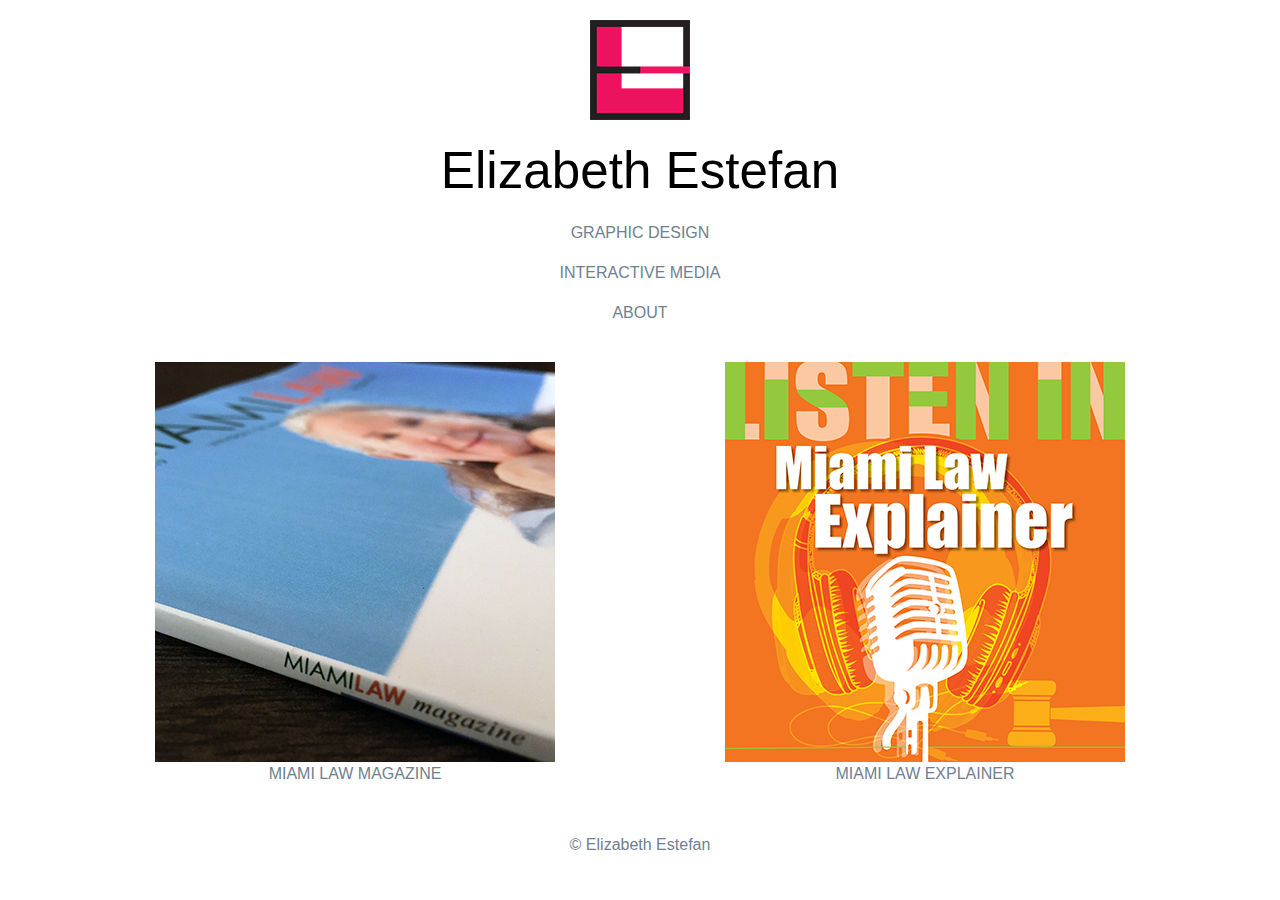
<file: index.html>
<!-- (c) Elizabeth Estefan. Content on this website such as text, illustrations, images may not be used without consent.  -->

<!DOCTYPE html>
<html>
    <head>
            <link href="https://fonts.googleapis.com/css?family=Roboto+Slab&display=swap" rel="stylesheet">        <title>Elizabeth Estefan</title>
        <link rel="stylesheet" href="https://stackpath.bootstrapcdn.com/bootstrap/4.3.1/css/bootstrap.min.css" integrity="sha384-ggOyR0iXCbMQv3Xipma34MD+dH/1fQ784/j6cY/iJTQUOhcWr7x9JvoRxT2MZw1T" crossorigin="anonymous">

        <link rel="stylesheet" href="css/main.css">
    </head>
    <body>
        <header>
            <p style="margin-top: 20px;"> </p>
            <figure>
                    <a href="index.html">       
                <img src="images/ee-logo4_100x100px.jpg" alt="Elizabeth Estefan logo" >
                        </figure>
            <h1>Elizabeth Estefan</h1>
               
            </header>

            <section class="container">
                    <header class="row">
                        <nav class="col-12 text-center">
                            
                            <p><a href="graphicdesign.html">GRAPHIC DESIGN</a> </p>
                            <p><a href="interactivemedia.html">INTERACTIVE MEDIA</a> </p>
                            <p><a href="about.html">ABOUT</a></p>
                        </nav>
                    </header>
                    <div class="row">
                        <div class="col-sm-12 col-md-6 white text-center art">
                               
                                <figure>
                                    <a href="miamilawmagazine.html">
                                    <img src="images/landing-pg-ml-mag-3-400x400px.jpg" alt="image of artwork" >
                                    <figcaption><italic>MIAMI LAW MAGAZINE</italic></figcaption>
                                 </figure>

                               
                     </div>
                        <div class="col-sm-12 col-md-6 white art">
                            <figure>   
                                    <a href="explainer.html">
                                    <img src="images/landing-pg-ml-explainer-podcast-400x400px.jpg" alt="image of artwork" >
                                    <figcaption><italic>MIAMI LAW EXPLAINER</italic></figcaption>
                                    </figure>
                        </div>
                    </div>

                        <!-- <div class="row">
                            <div class="col-sm-12 col-md-6">
                                 <figure>
                                <a href="explainer.html">
                                     <img src="images/3-image-temp-400x400px.jpg" alt="image of artwork" >
                                     <figcaption><italic>Caption 3</italic></figcaption>
                                      </figure>
                                    
                    </div>
                        <div class="col-sm-12 col-md-6">     
                             <figure>
                                     <a href="miamilawmagazine.html">    
                                    <img src="images/4-image-temp-400x400px.jpg" alt="image of artwork" >
                                         <figcaption><italic>Caption 4</italic></figcaption>
                                          </figure>
                        </div>
                    
                    </div> -->
                </div>
                <footer >
                
                        &copy; Elizabeth Estefan
                    
                </footer>
                </section>

            <script src="https://code.jquery.com/jquery-3.3.1.slim.min.js" integrity="sha384-q8i/X+965DzO0rT7abK41JStQIAqVgRVzpbzo5smXKp4YfRvH+8abtTE1Pi6jizo" crossorigin="anonymous"></script>
            <script src="https://cdnjs.cloudflare.com/ajax/libs/popper.js/1.14.7/umd/popper.min.js" integrity="sha384-UO2eT0CpHqdSJQ6hJty5KVphtPhzWj9WO1clHTMGa3JDZwrnQq4sF86dIHNDz0W1" crossorigin="anonymous"></script>
            <script src="https://stackpath.bootstrapcdn.com/bootstrap/4.3.1/js/bootstrap.min.js" integrity="sha384-JjSmVgyd0p3pXB1rRibZUAYoIIy6OrQ6VrjIEaFf/nJGzIxFDsf4x0xIM+B07jRM" crossorigin="anonymous"></script>

            

    </body>













</html>
</file>
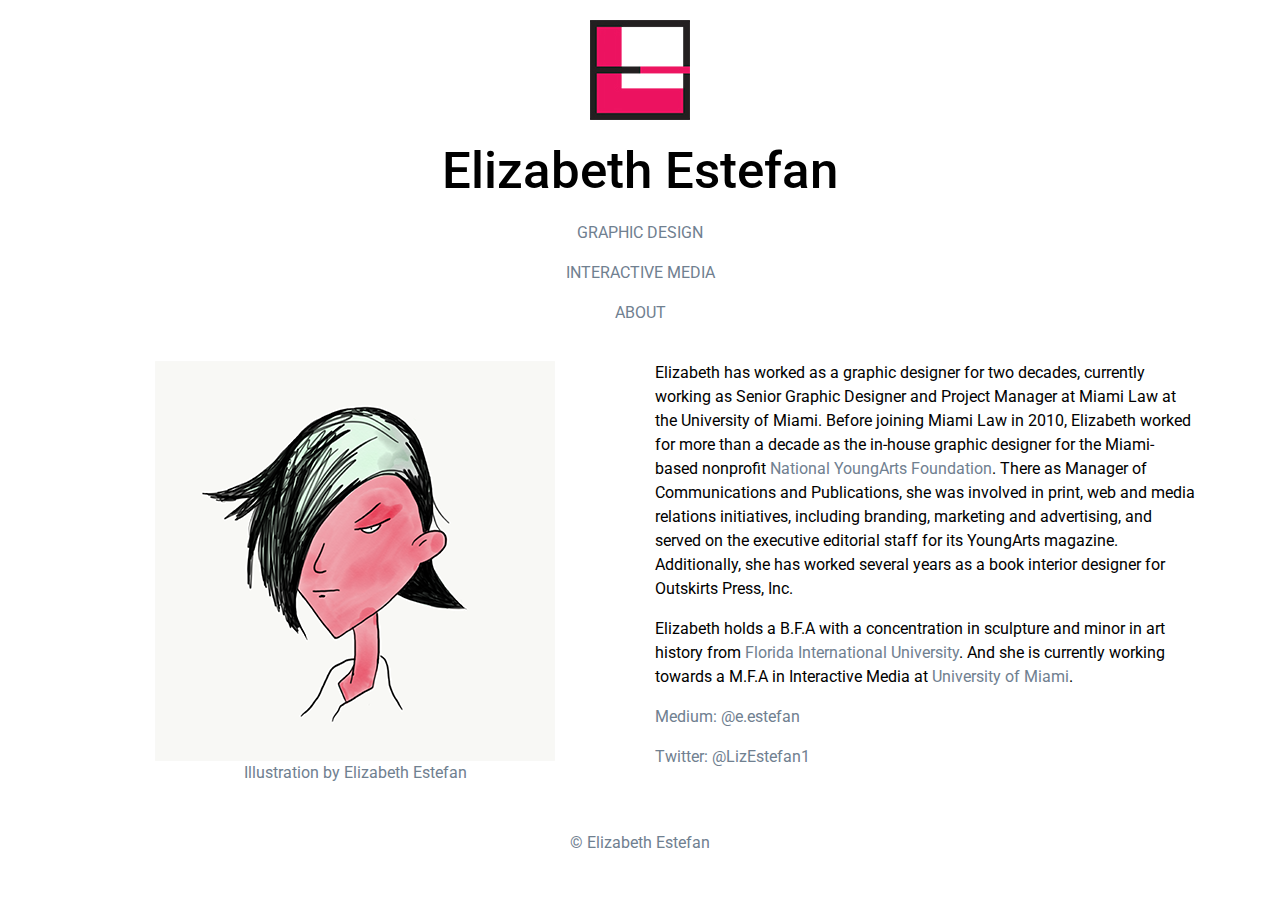
<file: about.html>
<!-- (c) Elizabeth Estefan. Content on this website such as text, illustrations, images may not be used without consent.  -->

<!DOCTYPE html>
<html>
    <head>
         <link href="https://fonts.googleapis.com/css?family=Roboto&display=swap" rel="stylesheet">
        <title>Elizabeth Estefan</title>
        <link rel="stylesheet" href="https://stackpath.bootstrapcdn.com/bootstrap/4.3.1/css/bootstrap.min.css" integrity="sha384-ggOyR0iXCbMQv3Xipma34MD+dH/1fQ784/j6cY/iJTQUOhcWr7x9JvoRxT2MZw1T" crossorigin="anonymous">

        <link rel="stylesheet" href="css/main.css">
    </head>
    <body>
        <header>
                <p style="margin-top: 20px;"> </p>
                <figure>
                        <a href="index.html">       
                    <img src="images/ee-logo4_100x100px.jpg" alt="Elizabeth Estefan logo" >
                            </figure>
            <h1>Elizabeth Estefan</h1>
               
            </header>

            <section class="container">
                    <header class="row">
                        <!-- <div class="col-12 col-md-8 branding">Elizabeth Estefan</div> -->
                        <nav class="col-12 text-center">
                            
                            <!-- <a href="index.html">Graphic Design</a> | -->
                            <p><a href="graphicdesign.html">GRAPHIC DESIGN</a> </p>
                            <p><a href="interactivemedia.html">INTERACTIVE MEDIA</a> </p>
                            <p><a href="about.html">ABOUT</a></p>
                        </nav>
                    </header>
                    <div class="row">
                        <div class="col-12 col-sm-6 white">
                               
                                <figure>
                                    <img src="images/elizabethestefan-headshot.png" alt="illustration of a girl headshot" >
                                    <figcaption><italic>Illustration by Elizabeth Estefan</italic></figcaption>
                                    </figure>
                        </div>
                    <div class="col-12  col-sm-6 white">
                           <p> 
                            Elizabeth has worked as a graphic designer for two decades, currently working as Senior Graphic Designer and Project Manager at Miami Law at the University of Miami. Before joining Miami Law in 2010, Elizabeth worked for more than a decade as the in-house graphic designer for the Miami-based nonprofit <a href="https://www.youngarts.org/" target="blank">National YoungArts Foundation</a>. There as Manager of Communications and Publications, she was involved in print, web and media relations initiatives, including branding, marketing and advertising, and served on the executive editorial staff for its YoungArts magazine. Additionally, she has worked several years as a book interior designer for Outskirts Press, Inc. </p>
                            <p>Elizabeth holds a B.F.A with a concentration in sculpture and minor in art history from <a href="https://carta.fiu.edu/arts/" target="blank">Florida International University</a>. And she is currently working towards a M.F.A in Interactive Media at <a href="https://interactive.miami.edu/" target="blank">University of Miami</a>.</p>      
                       
<!--                        <p>
                            <a href="https://www.instagram.com/lizelixir" target="blank">Instagram: @LizElixir</a>
                       </p> -->
                       <p>
                        <a href="https://medium.com/@e.estefan" target="blank">Medium: @e.estefan</a>
                     </p>
                        <p>
                        <a href="https://www.twitter.com/LizEstefan1" target="blank">Twitter: @LizEstefan1</a>
                     </p>
                       
                        </div>
                    
                    </div>
                </div>
                <footer >
                
                        &copy; Elizabeth Estefan
                    
                </footer>
                </section>

            <script src="https://code.jquery.com/jquery-3.3.1.slim.min.js" integrity="sha384-q8i/X+965DzO0rT7abK41JStQIAqVgRVzpbzo5smXKp4YfRvH+8abtTE1Pi6jizo" crossorigin="anonymous"></script>
            <script src="https://cdnjs.cloudflare.com/ajax/libs/popper.js/1.14.7/umd/popper.min.js" integrity="sha384-UO2eT0CpHqdSJQ6hJty5KVphtPhzWj9WO1clHTMGa3JDZwrnQq4sF86dIHNDz0W1" crossorigin="anonymous"></script>
            <script src="https://stackpath.bootstrapcdn.com/bootstrap/4.3.1/js/bootstrap.min.js" integrity="sha384-JjSmVgyd0p3pXB1rRibZUAYoIIy6OrQ6VrjIEaFf/nJGzIxFDsf4x0xIM+B07jRM" crossorigin="anonymous"></script>

            

    </body>













</html>
</file>
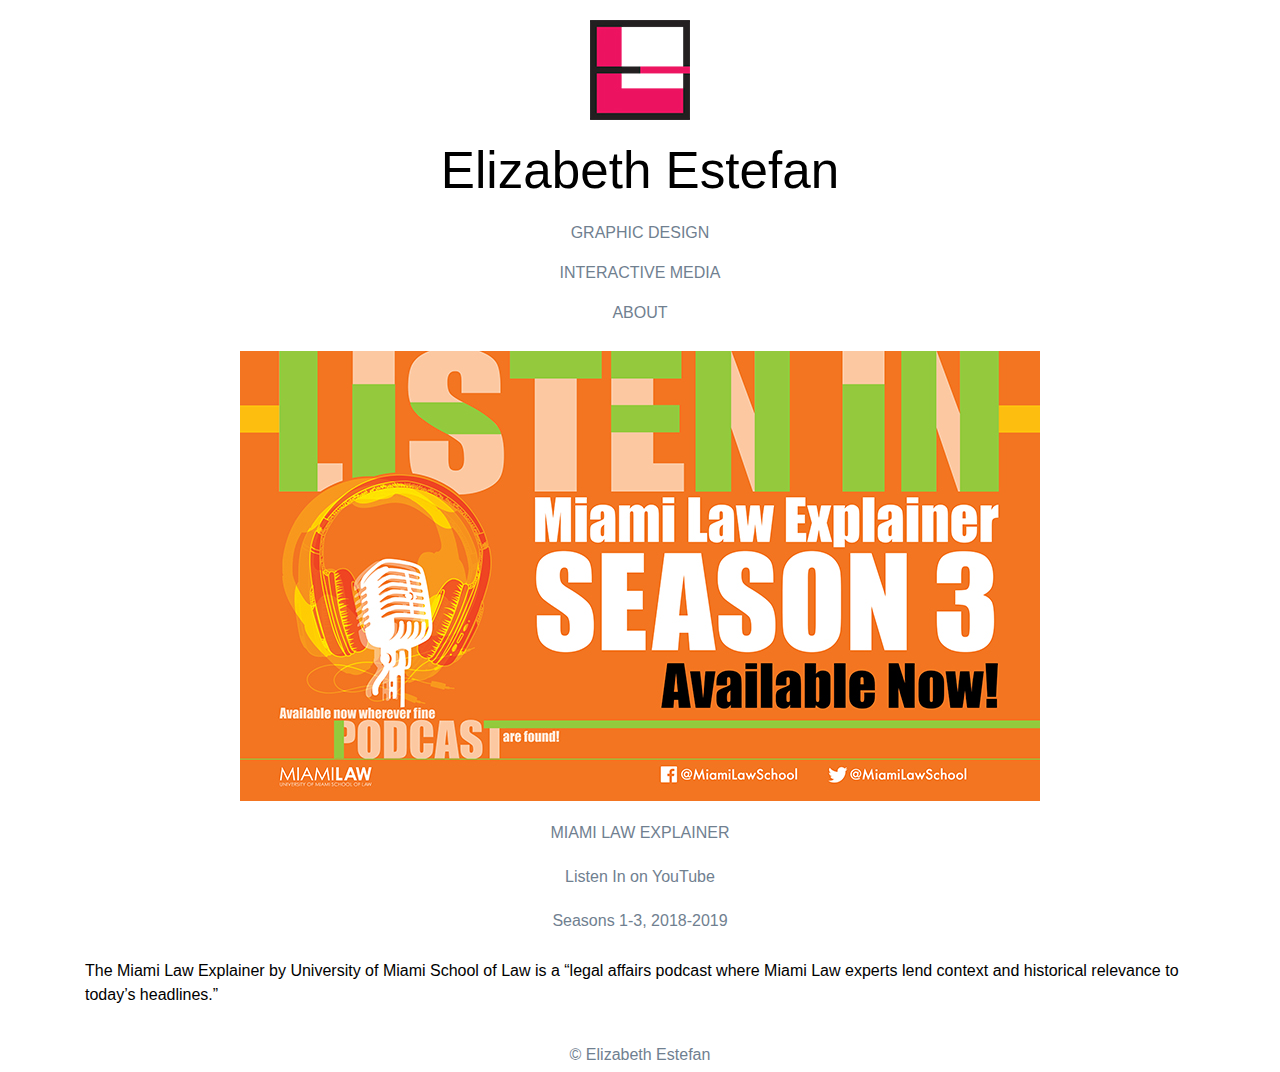
<file: explainer.html>
<!-- https://www.youtube.com/watch?v=IQvWAq_W5Og&list=PL5qQGzdjNpDhwo5n00tCV0eRZTeMQvIeb -->


<!-- (c) Elizabeth Estefan. Content on this website such as text, illustrations, images may not be used without consent.  -->

<!DOCTYPE html>
<html>
    <head>
            <link href="https://fonts.googleapis.com/css?family=Roboto+Slab&display=swap" rel="stylesheet">        <title>Elizabeth Estefan</title>
        <link rel="stylesheet" href="https://stackpath.bootstrapcdn.com/bootstrap/4.3.1/css/bootstrap.min.css" integrity="sha384-ggOyR0iXCbMQv3Xipma34MD+dH/1fQ784/j6cY/iJTQUOhcWr7x9JvoRxT2MZw1T" crossorigin="anonymous">

        <link rel="stylesheet" href="css/main.css">
    </head>
    <body>
        <header>
            <p style="margin-top: 20px;"> </p>
            <figure>
                    <a href="index.html">       
                <img src="images/ee-logo4_100x100px.jpg" alt="Elizabeth Estefan logo" >
                        </figure>
            <h1>Elizabeth Estefan</h1>
               
            </header>

            <section class="container">
                    <header class="row">
                        <nav class="col-12 text-center">
                            
                            <p><a href="graphicdesign.html">GRAPHIC DESIGN</a> </p>
                            <p><a href="interactivemedia.html">INTERACTIVE MEDIA</a> </p>
                            <p><a href="about.html">ABOUT</a></p>
                        </nav>
                    </header>
                    <div class="row">
                            <nav class="col-12 text-center">
                               
                                <figure>
                                    <img src="images/gd-expalijner-dig-ad-800x450px.jpg" alt="image of artwork" >
                                    <p style="margin-bottom: 20px;"> </p>
                                    <figcaption><a href="https://www.youtube.com/watch?v=IQvWAq_W5Og&list=PL5qQGzdjNpDhwo5n00tCV0eRZTeMQvIeb" target="blank">MIAMI LAW EXPLAINER</a>
                                    </figcaption>
                                    <p style="margin-bottom: 20px;"> </p>
                                    <figcaption><a href="https://www.youtube.com/watch?v=IQvWAq_W5Og&list=PL5qQGzdjNpDhwo5n00tCV0eRZTeMQvIeb" target="blank">Listen In on YouTube</a>
                                    </figcaption>
                                    <p style="margin-bottom: 20px;"> </p>
                                    <figcaption><a href="https://www.youtube.com/watch?v=IQvWAq_W5Og&list=PL5qQGzdjNpDhwo5n00tCV0eRZTeMQvIeb" target="blank">Seasons 1-3, 2018-2019</a>
                                    </figcaption>
                                </figure>
                                </figure>

                               
                     </div>

                     <div class="row">
                            <nav class="col-12 text-left">
                               
                            <p>
                                    The Miami Law Explainer by University of Miami School of Law is a “legal affairs podcast where Miami Law experts lend context and historical relevance to today’s headlines.”
                            </p>

                               
                     </div>
                        

                       
                </div>
                <footer >
                
                        &copy; Elizabeth Estefan
                    
                </footer>
                </section>

            <script src="https://code.jquery.com/jquery-3.3.1.slim.min.js" integrity="sha384-q8i/X+965DzO0rT7abK41JStQIAqVgRVzpbzo5smXKp4YfRvH+8abtTE1Pi6jizo" crossorigin="anonymous"></script>
            <script src="https://cdnjs.cloudflare.com/ajax/libs/popper.js/1.14.7/umd/popper.min.js" integrity="sha384-UO2eT0CpHqdSJQ6hJty5KVphtPhzWj9WO1clHTMGa3JDZwrnQq4sF86dIHNDz0W1" crossorigin="anonymous"></script>
            <script src="https://stackpath.bootstrapcdn.com/bootstrap/4.3.1/js/bootstrap.min.js" integrity="sha384-JjSmVgyd0p3pXB1rRibZUAYoIIy6OrQ6VrjIEaFf/nJGzIxFDsf4x0xIM+B07jRM" crossorigin="anonymous"></script>

            

    </body>













</html>
</file>
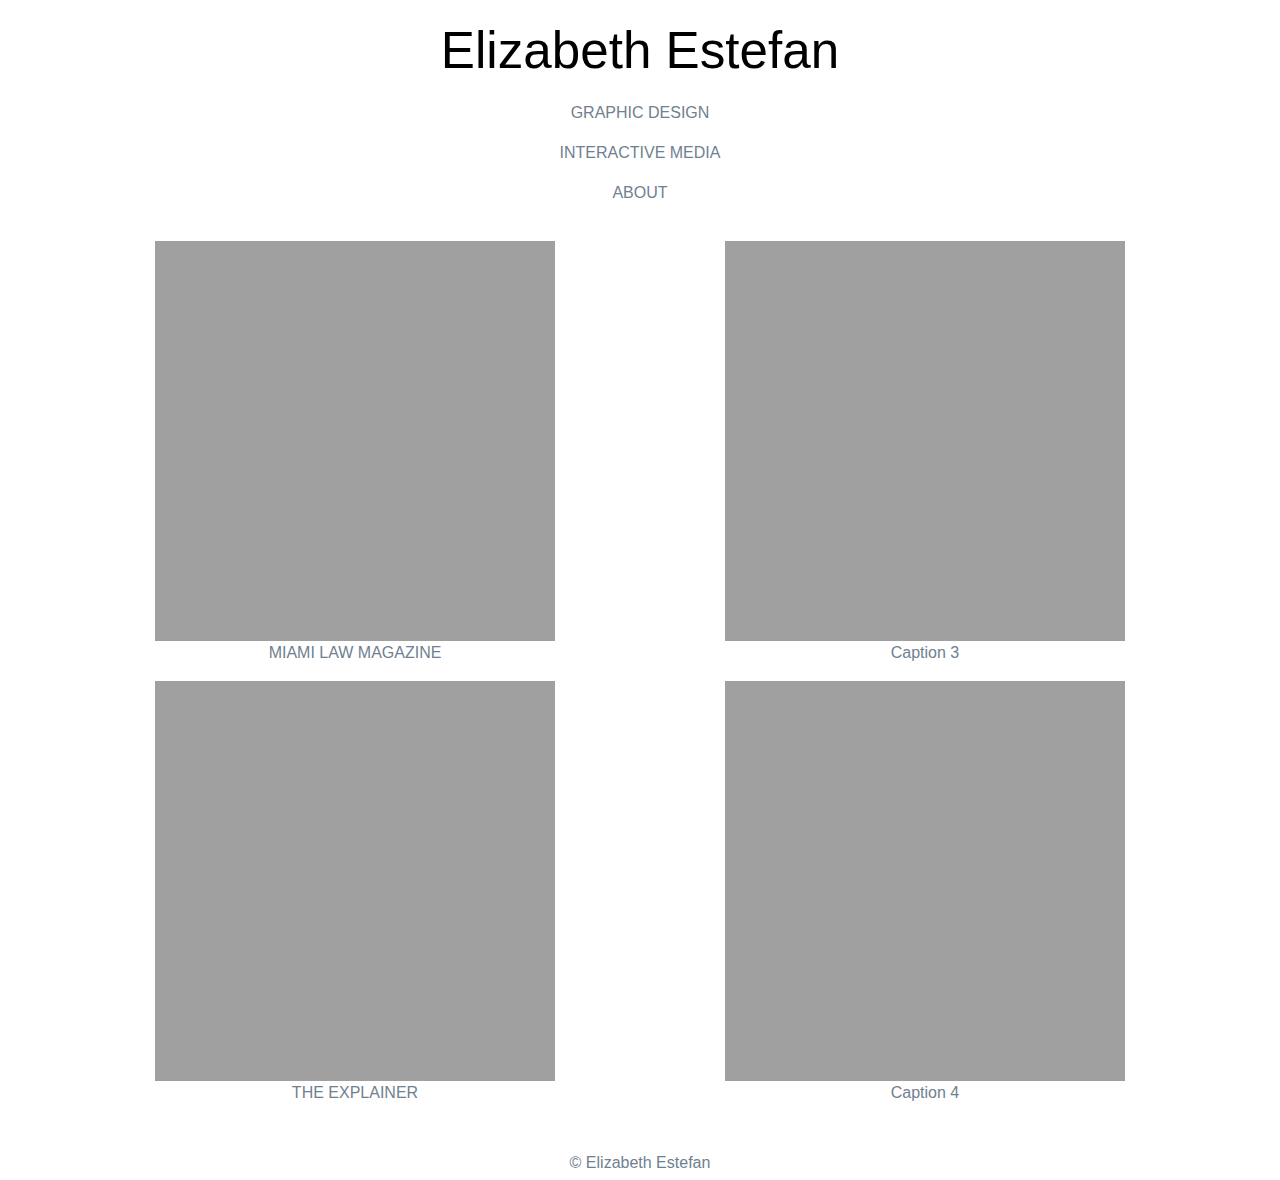
<file: graphicdesign2.html>
<!DOCTYPE html>
<html>
    <head>
        <title>Elizabeth Estefan</title>
        <link rel="stylesheet" href="https://stackpath.bootstrapcdn.com/bootstrap/4.3.1/css/bootstrap.min.css" integrity="sha384-ggOyR0iXCbMQv3Xipma34MD+dH/1fQ784/j6cY/iJTQUOhcWr7x9JvoRxT2MZw1T" crossorigin="anonymous">

        <link rel="stylesheet" href="css/main.css">
    </head>
    <body>
        <header>
            <h1>Elizabeth Estefan</h1>
               
            </header>

            <section class="container">
                    <header class="row">
                        <!-- <div class="col-12 col-md-8 branding">Elizabeth Estefan</div> -->
                        <nav class="col-12 text-center">
                            
                            <!-- <a href="index.html">Graphic Design</a> | -->
                            <p><a href="graphicdesign.html">GRAPHIC DESIGN</a> </p>
                            <p><a href="interactivemedia.html">INTERACTIVE MEDIA</a> </p>
                            <p><a href="about.html">ABOUT</a></p>
                        </nav>
                    </header>
                    <div class="row">
                        <div class="col-12 col-sm-6 white">
                               
                                <figure>
                                    <a href="miamilawmagazine.html">
                                    <img src="images/1-image-temp-400x400px.jpg" alt="image of artwork" >
                                    <figcaption><italic>MIAMI LAW MAGAZINE</italic></figcaption>
                                    </figure>
                                <figure>
                                    <a href="explainer.html">
                                    <img src="images/2-image-temp-400x400px.jpg" alt="image of artwork" >
                                    <figcaption><italic>THE EXPLAINER</italic></figcaption>
                                    </figure>
                        </div>
                    <div class="col-12  col-sm-6 white text-center">
                                 <figure>
                                <a href="explainer.html">
                                     <img src="images/3-image-temp-400x400px.jpg" alt="image of artwork" >
                                     <figcaption><italic>Caption 3</italic></figcaption>
                                      </figure>
                                 <figure>
                                     <a href="miamilawmagazine.html">    
                                    <img src="images/4-image-temp-400x400px.jpg" alt="image of artwork" >
                                         <figcaption><italic>Caption 4</italic></figcaption>
                                          </figure>
                        </div>
                    
                    </div>
                </div>
                <footer >
                
                        &copy; Elizabeth Estefan
                    
                </footer>
                </section>

            <script src="https://code.jquery.com/jquery-3.3.1.slim.min.js" integrity="sha384-q8i/X+965DzO0rT7abK41JStQIAqVgRVzpbzo5smXKp4YfRvH+8abtTE1Pi6jizo" crossorigin="anonymous"></script>
            <script src="https://cdnjs.cloudflare.com/ajax/libs/popper.js/1.14.7/umd/popper.min.js" integrity="sha384-UO2eT0CpHqdSJQ6hJty5KVphtPhzWj9WO1clHTMGa3JDZwrnQq4sF86dIHNDz0W1" crossorigin="anonymous"></script>
            <script src="https://stackpath.bootstrapcdn.com/bootstrap/4.3.1/js/bootstrap.min.js" integrity="sha384-JjSmVgyd0p3pXB1rRibZUAYoIIy6OrQ6VrjIEaFf/nJGzIxFDsf4x0xIM+B07jRM" crossorigin="anonymous"></script>

            

    </body>













</html>
</file>
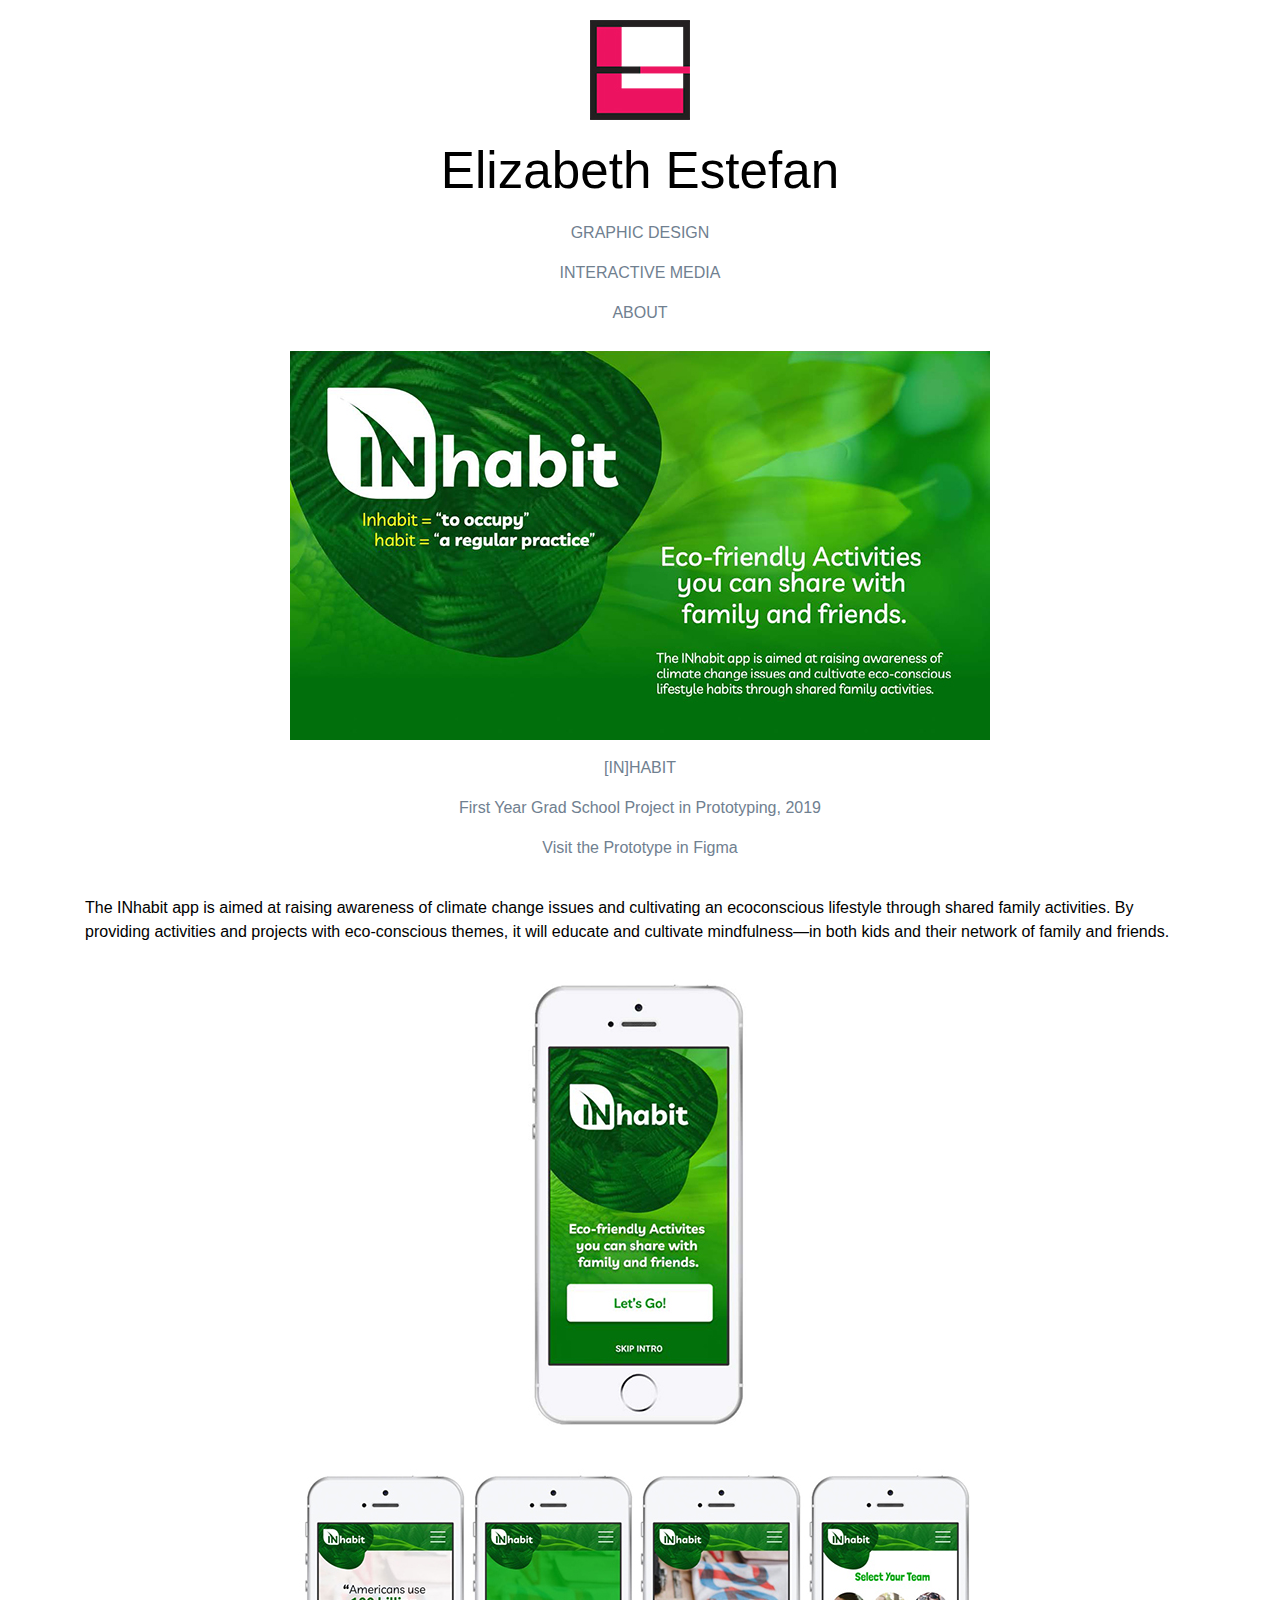
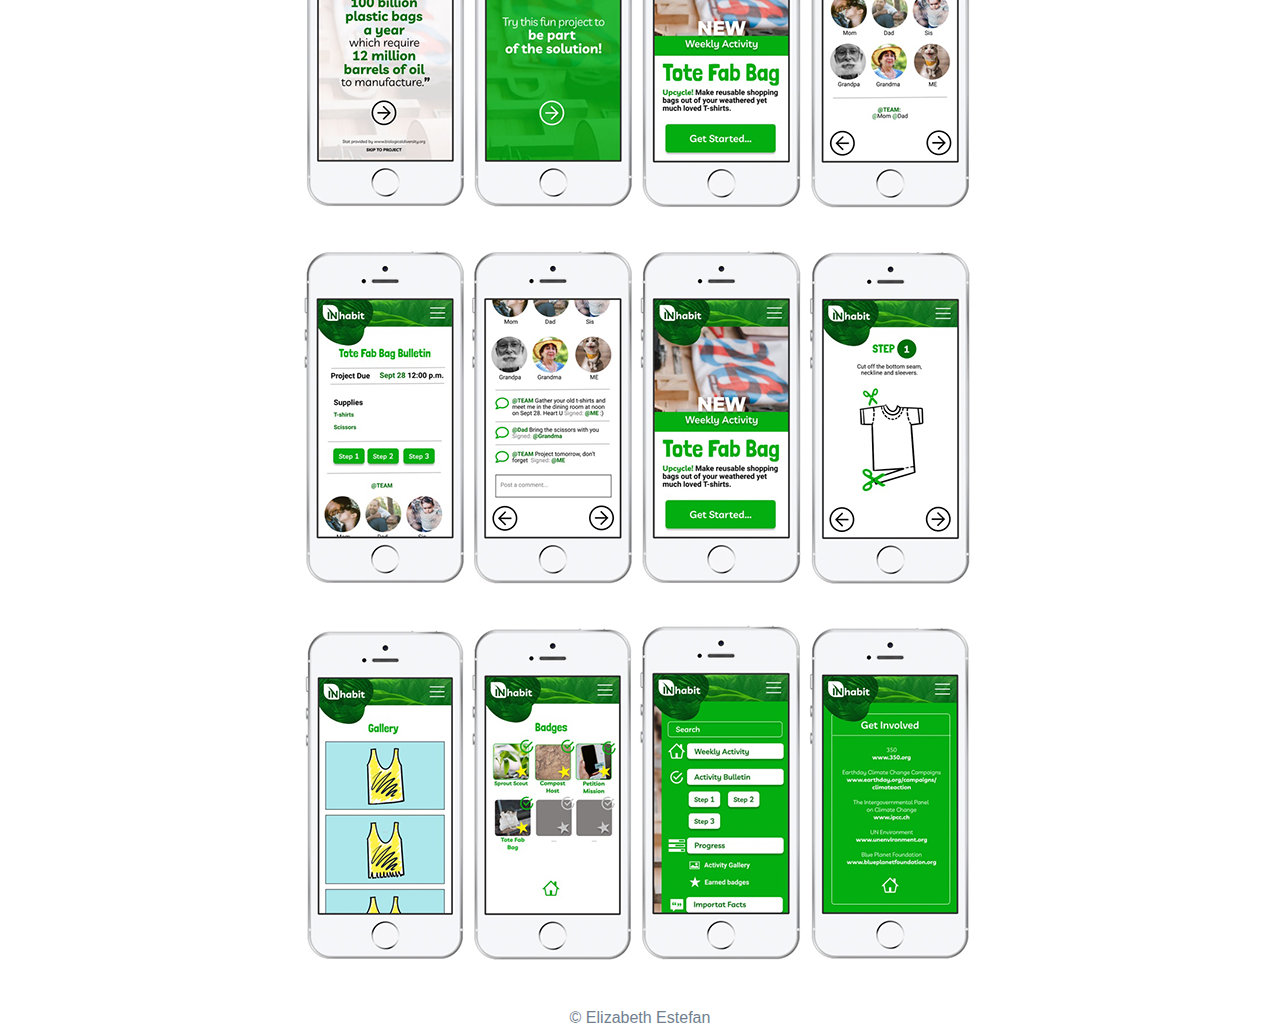
<file: in-habit.html>
<!-- https://www.youtube.com/watch?v=IQvWAq_W5Og&list=PL5qQGzdjNpDhwo5n00tCV0eRZTeMQvIeb -->


<!-- (c) Elizabeth Estefan. Content on this website such as text, illustrations, images may not be used without consent.  -->

<!DOCTYPE html>
<html>
    <head>
            <link href="https://fonts.googleapis.com/css?family=Roboto+Slab&display=swap" rel="stylesheet">        <title>Elizabeth Estefan</title>
        <link rel="stylesheet" href="https://stackpath.bootstrapcdn.com/bootstrap/4.3.1/css/bootstrap.min.css" integrity="sha384-ggOyR0iXCbMQv3Xipma34MD+dH/1fQ784/j6cY/iJTQUOhcWr7x9JvoRxT2MZw1T" crossorigin="anonymous">

        <link rel="stylesheet" href="css/main.css">
    </head>
    <body>
        <header>
            <p style="margin-top: 20px;"> </p>
            <figure>
                    <a href="index.html">       
                <img src="images/ee-logo4_100x100px.jpg" alt="Elizabeth Estefan logo" >
                        </figure>
            <h1>Elizabeth Estefan</h1>
               
            </header>

            <section class="container">
                    <header class="row">
                        <nav class="col-12 text-center">
                            
                            <p><a href="graphicdesign.html">GRAPHIC DESIGN</a> </p>
                            <p><a href="interactivemedia.html">INTERACTIVE MEDIA</a> </p>
                            <p><a href="about.html">ABOUT</a></p>
                        </nav>
                    </header>
                    <div class="row">
                            <nav class="col-12 text-center">
                               
                                <figure>
                                    <img src="images/im-inhabit-intro.jpg" alt="image of inhabit introduction branding and tagline" >
                                 </figure>
                                </figure>

                                <div class="row">
                                        <nav class="col-12 text-center">
            
                                        <p>
                                        <a href="https://www.figma.com/proto/9sb09hJS1qw7EIYAUuxhrN/INhabit---Mobile-App_v6?scaling=scale-down&node-id=10%3A13" target="blank">[IN]HABIT</a>
                                        </p>
            
                                        <p>
                                        <a href="https://www.figma.com/proto/9sb09hJS1qw7EIYAUuxhrN/INhabit---Mobile-App_v6?scaling=scale-down&node-id=10%3A13" target="blank">First Year Grad School Project in Prototyping, 2019</a>
                                        </p>
            
                                          <p>
                                           <a href="https://www.figma.com/proto/9sb09hJS1qw7EIYAUuxhrN/INhabit---Mobile-App_v6?scaling=scale-down&node-id=10%3A13" target="blank">Visit the Prototype in Figma</a>
                                          </p>
                                           
                                 </div>
                               
                     </div>

                     <div class="row">
                            <nav class="col-12 text-left">
                               
                            <p>
                                    The INhabit app is aimed at raising awareness of climate change issues and cultivating an ecoconscious
                                    lifestyle through shared family activities. By providing activities and projects with
                                    eco-conscious themes, it will educate and cultivate mindfulness—in both kids and their
                                    network of family and friends.
                            </p>     
                     </div>
                     

                    <div class="row">
                           <nav class="col-12 text-center">
                              
                               <figure>
                                   <img src="images/im-inhabit-app-splash-page.jpg" alt="image of app pages" >
                                </figure>
                               </figure>
                    </div>
                      
                    <div class="row">
                           <nav class="col-12 text-center">
                              
                               <figure>
                                   <img src="images/im-inhabit-app-pages-1.jpg" alt="image of app pages" >
                                </figure>
                               </figure>
                    </div>

                    <div class="row">
                           <nav class="col-12 text-center">
                              
                               <figure>
                                   <img src="images/im-inhabit-app-pages-2.jpg" alt="image of app pages" >
                                </figure>
                               </figure>
                    </div>

                    <div class="row">
                            <nav class="col-12 text-center">
                               
                                <figure>
                                    <img src="images/im-inhabit-app-pages-3.jpg" alt="image of app pages" >
                                 </figure>
                                </figure>
                     </div>

                       
                </div>
                <footer >
                
                        &copy; Elizabeth Estefan
                    
                </footer>
                </section>

            <script src="https://code.jquery.com/jquery-3.3.1.slim.min.js" integrity="sha384-q8i/X+965DzO0rT7abK41JStQIAqVgRVzpbzo5smXKp4YfRvH+8abtTE1Pi6jizo" crossorigin="anonymous"></script>
            <script src="https://cdnjs.cloudflare.com/ajax/libs/popper.js/1.14.7/umd/popper.min.js" integrity="sha384-UO2eT0CpHqdSJQ6hJty5KVphtPhzWj9WO1clHTMGa3JDZwrnQq4sF86dIHNDz0W1" crossorigin="anonymous"></script>
            <script src="https://stackpath.bootstrapcdn.com/bootstrap/4.3.1/js/bootstrap.min.js" integrity="sha384-JjSmVgyd0p3pXB1rRibZUAYoIIy6OrQ6VrjIEaFf/nJGzIxFDsf4x0xIM+B07jRM" crossorigin="anonymous"></script>

            

    </body>













</html>
</file>
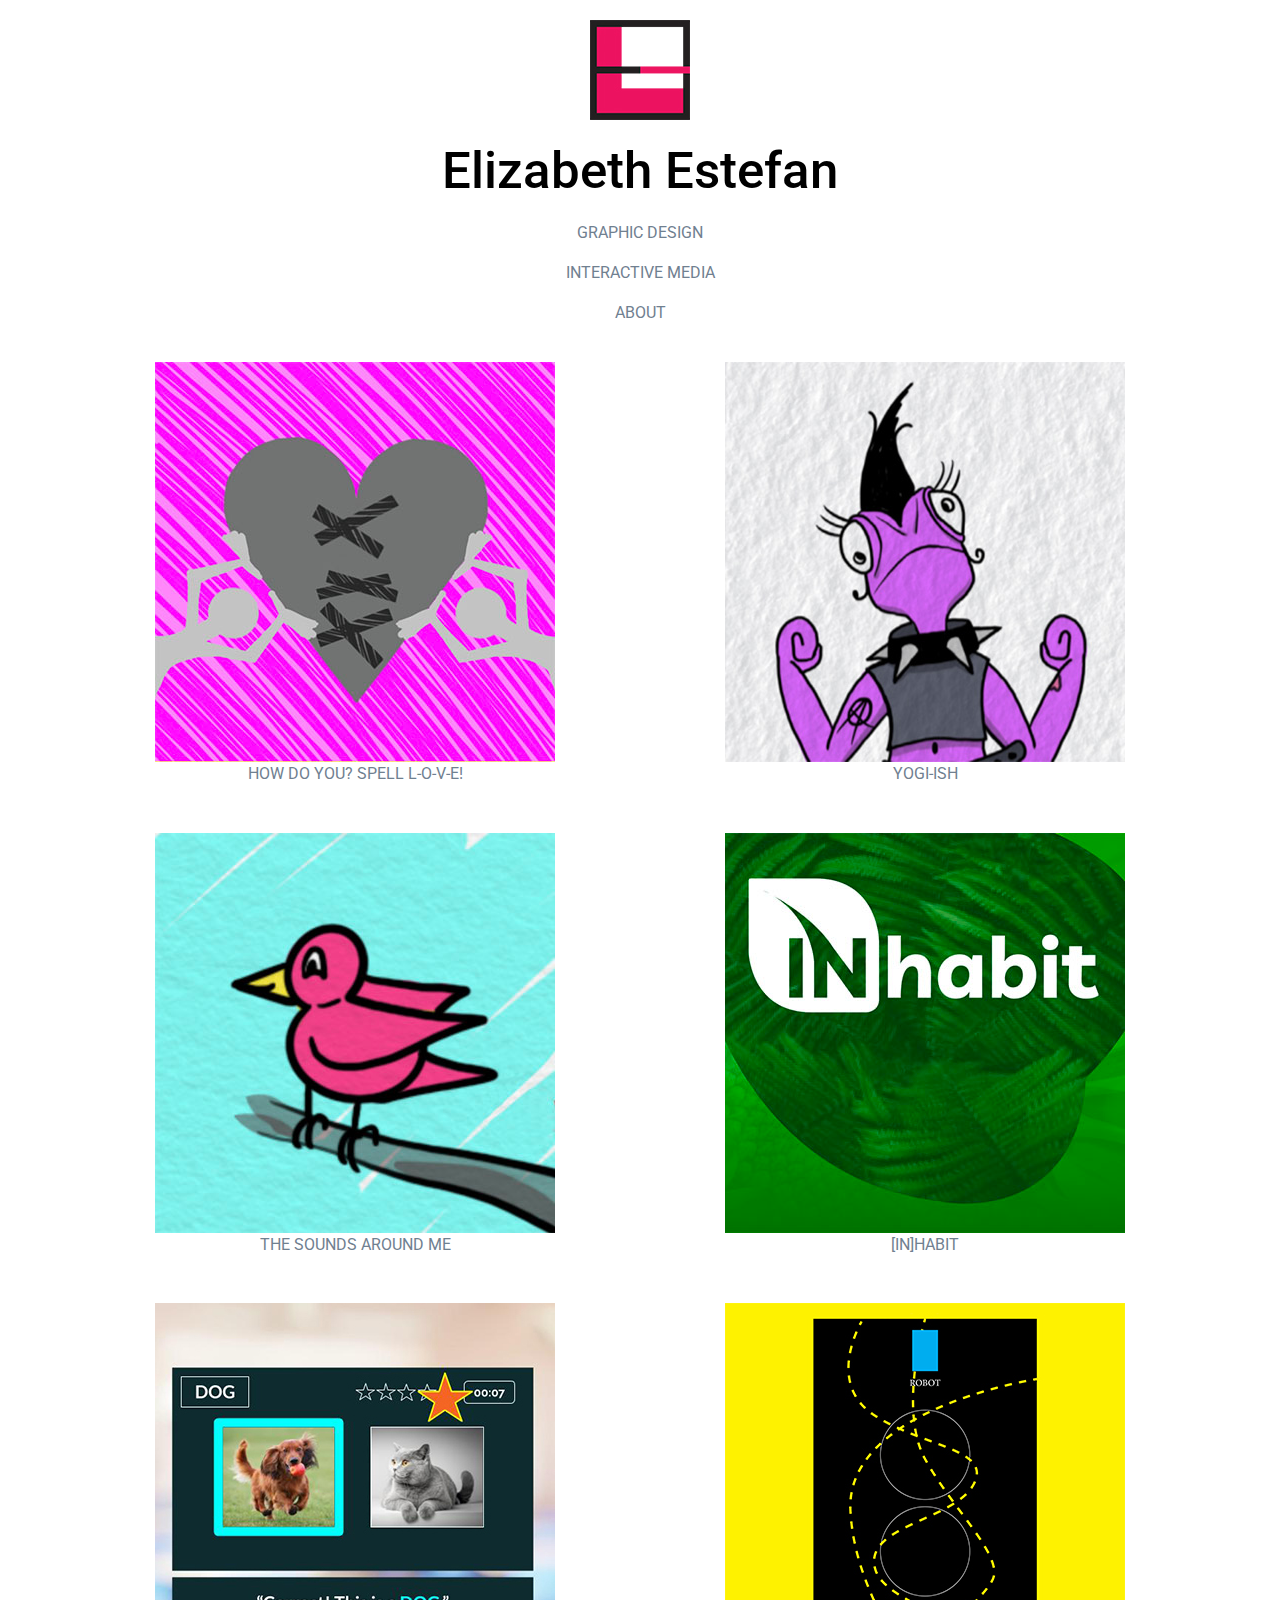
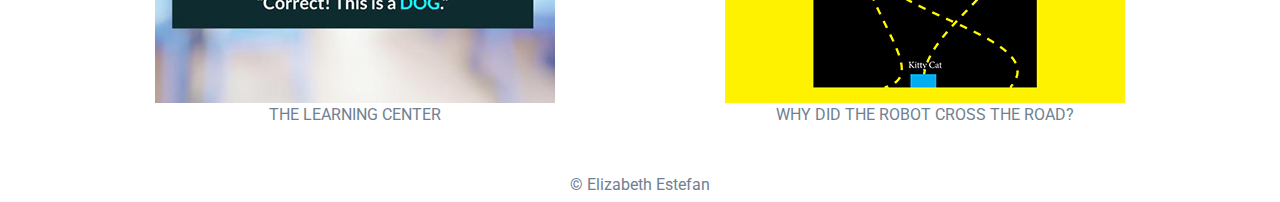
<file: interactivemedia.html>
<!-- (c) Elizabeth Estefan. Content on this website such as text, illustrations, images may not be used without consent.  -->

<!DOCTYPE html>
<html>
    <head>
            <link href="https://fonts.googleapis.com/css?family=Roboto&display=swap" rel="stylesheet">      
        <title>Elizabeth Estefan</title>
        <link rel="stylesheet" href="https://stackpath.bootstrapcdn.com/bootstrap/4.3.1/css/bootstrap.min.css" integrity="sha384-ggOyR0iXCbMQv3Xipma34MD+dH/1fQ784/j6cY/iJTQUOhcWr7x9JvoRxT2MZw1T" crossorigin="anonymous">

        <link rel="stylesheet" href="css/main.css">
    </head>
    <body>
       <header>
            <p style="margin-top: 20px;"> </p>
            <figure>
                    <a href="index.html">       
                <img src="images/ee-logo4_100x100px.jpg" alt="Elizabeth Estefan logo" >
                        </figure>
        <h1>Elizabeth Estefan</h1>
           
        </header>

            <section class="container">
                    <header class="row">
                        <nav class="col-12 text-center">
                            
                            <p><a href="graphicdesign.html">GRAPHIC DESIGN</a> </p>
                            <p><a href="interactivemedia.html">INTERACTIVE MEDIA</a> </p>
                            <p><a href="about.html">ABOUT</a></p>
                        </nav>
                    </header>
                    <div class="row">
                        <div class="col-sm-12 col-md-6 white text-center art">
                               
                                <figure>
                                    <a href="mend-this-broken-heart.html">
                                    <img src="images/heart.jpg" alt="heart illustration" >
                                    <figcaption>HOW DO YOU? SPELL L-O-V-E!</figcaption>
                                    </figure>
                                <!-- </figure> -->
                        </div>
                
                        <div class="col-sm-12 col-md-6 white art">
                                 <figure>
                                <a href="yogi-ish.html">
                                     <img src="images/Yogi-ish_landing-page.jpg" alt="image of artwork" >
                                     <figcaption>YOGI-ISH</figcaption>
                                      </figure>
                                      
                        </div>
                    
                    </div>

                    <div class="row">
                            <div class="col-sm-12 col-md-6">
                                    <figure>
                                        <a href="sounds-around-me.html">
                                                <img src="images/bird.jpg" alt="image of artwork" >
                                                <figcaption>THE SOUNDS AROUND ME</figcaption>
                                                </figure>
                                </div>
                                <div class="col-sm-12 col-md-6">
                                        <figure>
                                            <a href="in-habit.html">
                                                    <img src="images/Inhabit-square.jpg" alt="image of artwork" >
                                                    <figcaption>[IN]HABIT</figcaption>
                                                    </figure>
                                    </div>
                    </div>

                </div>

                <div class="row">
                        <div class="col-sm-12 col-md-6">
                                <figure>
                                    <a href="visual-learning-center.html">
                                            <img src="images/landing-pg-visual-learning-center-400x400px.jpg" alt="image of artwork" >
                                            <figcaption>THE LEARNING CENTER</figcaption>
                                            </figure>
                            </div>
                            <div class="col-sm-12 col-md-6">
                                    <figure>
                                        <a href="why-robot-cross-road.html">
                                                <img src="images/landing-pg-robot-road-2-400x400px.jpg" alt="image of artwork" >
                                                <figcaption>WHY DID THE ROBOT CROSS THE ROAD?</figcaption>
                                                </figure>
                                </div>
                </div>

                <footer >
                
                        &copy; Elizabeth Estefan
                    
                </footer>
                </section>

            <script src="https://code.jquery.com/jquery-3.3.1.slim.min.js" integrity="sha384-q8i/X+965DzO0rT7abK41JStQIAqVgRVzpbzo5smXKp4YfRvH+8abtTE1Pi6jizo" crossorigin="anonymous"></script>
            <script src="https://cdnjs.cloudflare.com/ajax/libs/popper.js/1.14.7/umd/popper.min.js" integrity="sha384-UO2eT0CpHqdSJQ6hJty5KVphtPhzWj9WO1clHTMGa3JDZwrnQq4sF86dIHNDz0W1" crossorigin="anonymous"></script>
            <script src="https://stackpath.bootstrapcdn.com/bootstrap/4.3.1/js/bootstrap.min.js" integrity="sha384-JjSmVgyd0p3pXB1rRibZUAYoIIy6OrQ6VrjIEaFf/nJGzIxFDsf4x0xIM+B07jRM" crossorigin="anonymous"></script>

            

    </body>













</html>
</file>
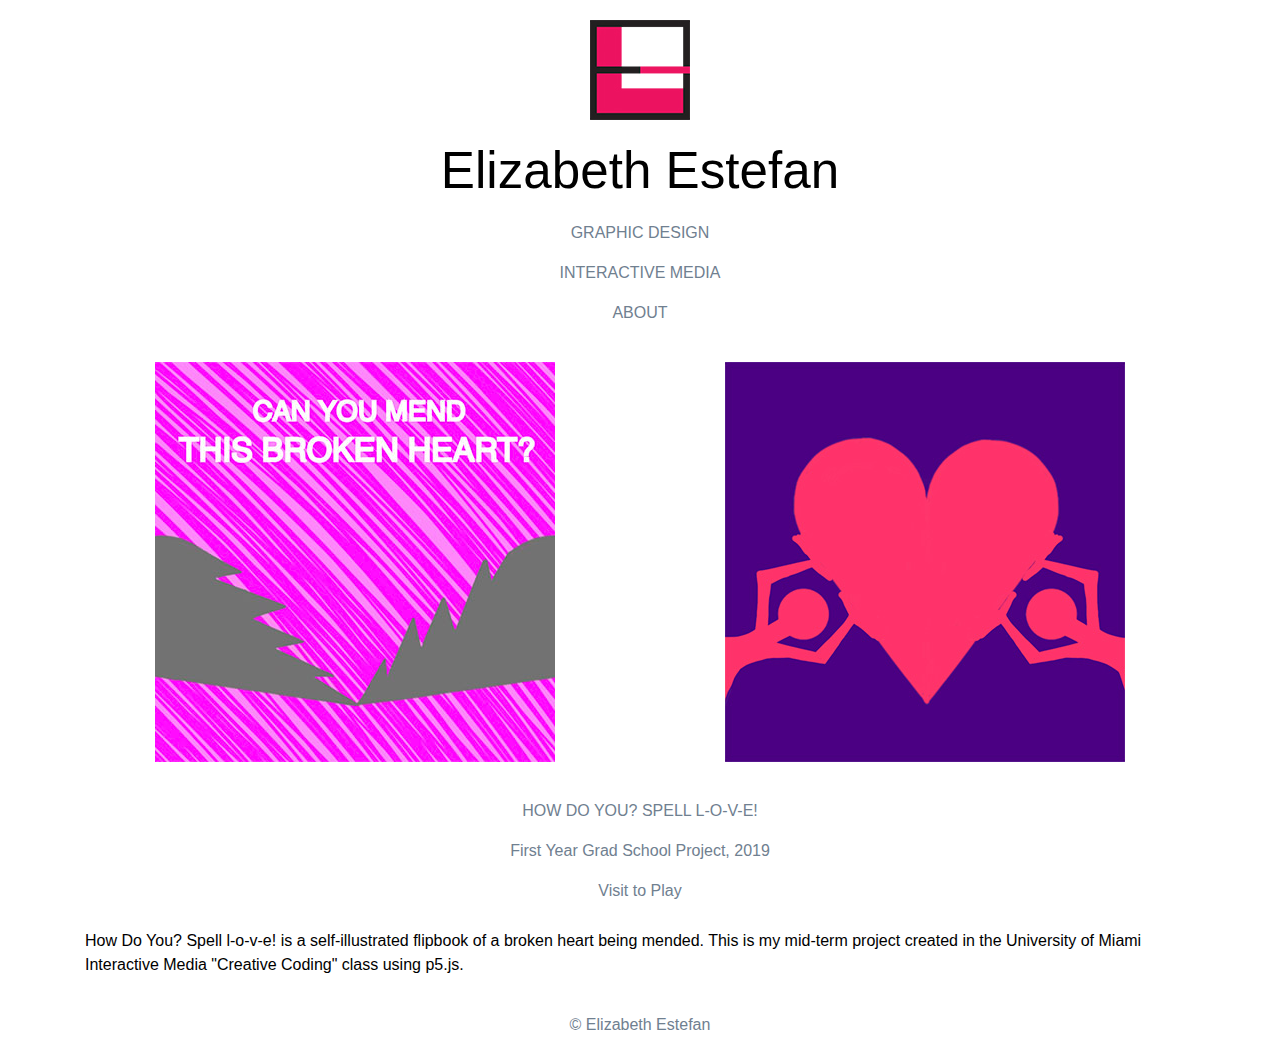
<file: mend-this-broken-heart.html>
<!-- (c) Elizabeth Estefan. Content on this website such as text, illustrations, images may not be used without consent.  -->

<!-- https://eestefan.github.io/CIM-640/HW/Midterm/index.html -->
<!DOCTYPE html>
<html>
    <head>
            <link href="https://fonts.googleapis.com/css?family=Roboto+Slab&display=swap" rel="stylesheet">        <title>Elizabeth Estefan</title>
        <link rel="stylesheet" href="https://stackpath.bootstrapcdn.com/bootstrap/4.3.1/css/bootstrap.min.css" integrity="sha384-ggOyR0iXCbMQv3Xipma34MD+dH/1fQ784/j6cY/iJTQUOhcWr7x9JvoRxT2MZw1T" crossorigin="anonymous">

        <link rel="stylesheet" href="css/main.css">
    </head>
    <body>
        <header>
            <p style="margin-top: 20px;"> </p>
            <figure>
                    <a href="index.html">       
                <img src="images/ee-logo4_100x100px.jpg" alt="Elizabeth Estefan logo" >
                        </figure>
            <h1>Elizabeth Estefan</h1>
               
            </header>

            <section class="container">
                    <header class="row">
                        <nav class="col-12 text-center">
                            
                            <p><a href="graphicdesign.html">GRAPHIC DESIGN</a> </p>
                            <p><a href="interactivemedia.html">INTERACTIVE MEDIA</a> </p>
                            <p><a href="about.html">ABOUT</a></p>
                        </nav>
                    </header>
                    <div class="row">
                            <div class="col-sm-12 col-md-6 white text-center art">
                                   
                                    <figure>
                                        <a href="https://eestefan.github.io/CIM-640/HW/Midterm/index.html" target="blank" >
                                        <img src="images/heart3.jpg" alt="illustration of a broken heart by Elizaeth Estefan" >
                                     </figure>
                                    </figure>                                
                         </div>
                            
                         <div class="col-sm-12 col-md-6 white art">
                                <figure>   
                                        <a href="https://eestefan.github.io/CIM-640/HW/Midterm/index.html" target="blank">
                                        <img src="images/heart2.jpg" alt="illustration of the mended heart" >
                                        </figure>

                            </div>
                        </div>

                    </div>

                     <div class="row">
                            <nav class="col-12 text-center">

                            <p>
                            <a href="https://eestefan.github.io/CIM-640/HW/Midterm/index.html" target="blank">HOW DO YOU? SPELL L-O-V-E!</a>
                            </p>

                            <p>
                            <a href="https://eestefan.github.io/CIM-640/HW/Midterm/index.html" target="blank">First Year Grad School Project, 2019</a>
                            </p>

                              <p>
                               <a href="https://eestefan.github.io/CIM-640/HW/Midterm/index.html" target="blank">Visit to Play</a>
                              </p>
                     </div>
                     
                     <div class="row">
                            <nav class="col-12 text-left">
                            
                                    <p>
                                   How Do You? Spell l-o-v-e! is a self-illustrated flipbook of a broken heart being mended. This is my mid-term project created in the University of Miami Interactive Media "Creative Coding" class using p5.js. 
                                     </p>
                     </div>           

                       
                </div>
                <footer >
                
                        &copy; Elizabeth Estefan
                    
                </footer>
                </section>

            <script src="https://code.jquery.com/jquery-3.3.1.slim.min.js" integrity="sha384-q8i/X+965DzO0rT7abK41JStQIAqVgRVzpbzo5smXKp4YfRvH+8abtTE1Pi6jizo" crossorigin="anonymous"></script>
            <script src="https://cdnjs.cloudflare.com/ajax/libs/popper.js/1.14.7/umd/popper.min.js" integrity="sha384-UO2eT0CpHqdSJQ6hJty5KVphtPhzWj9WO1clHTMGa3JDZwrnQq4sF86dIHNDz0W1" crossorigin="anonymous"></script>
            <script src="https://stackpath.bootstrapcdn.com/bootstrap/4.3.1/js/bootstrap.min.js" integrity="sha384-JjSmVgyd0p3pXB1rRibZUAYoIIy6OrQ6VrjIEaFf/nJGzIxFDsf4x0xIM+B07jRM" crossorigin="anonymous"></script>

            

    </body>













</html>
</file>
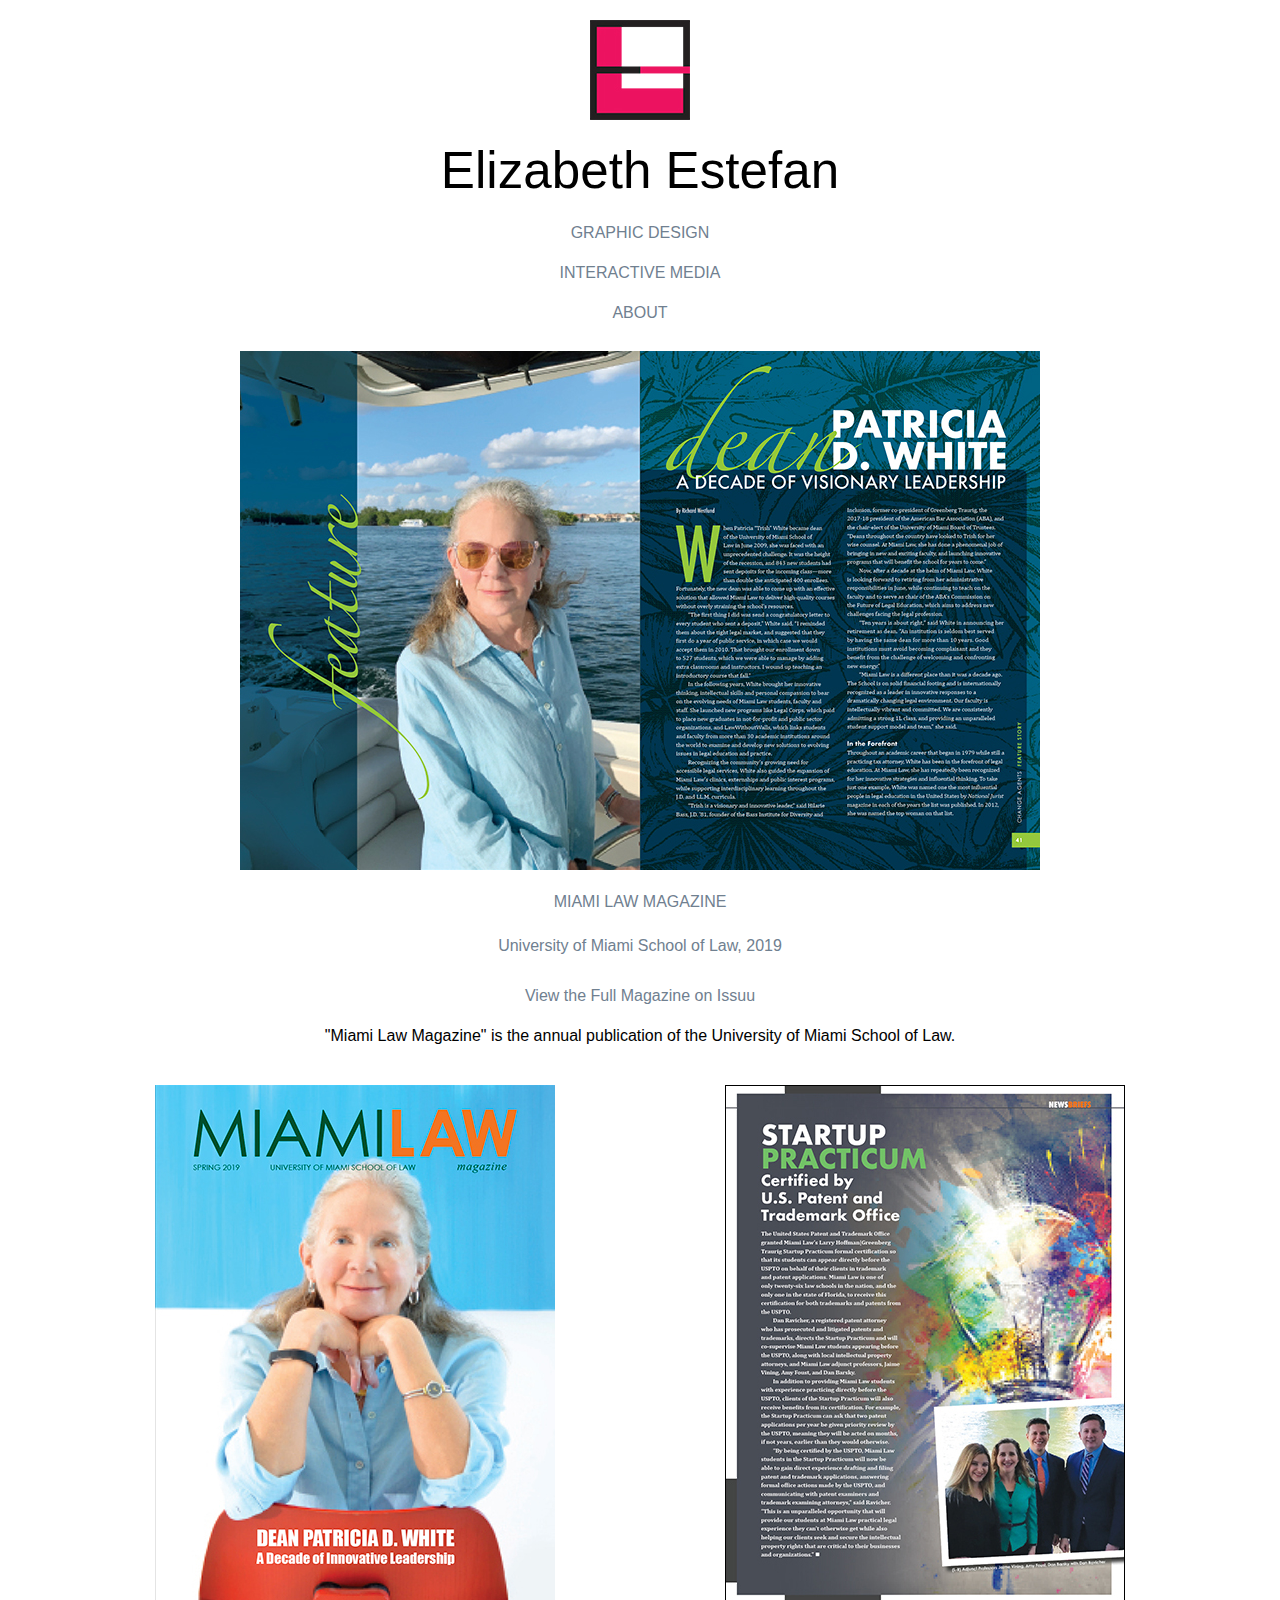
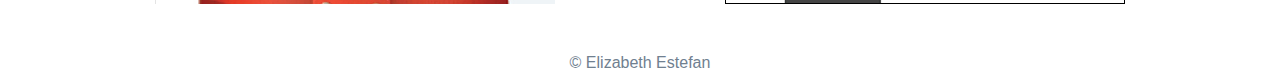
<file: miamilawmagazine.html>
<!-- (c) Elizabeth Estefan. Content on this website such as text, illustrations, images may not be used without consent.  -->

<!DOCTYPE html>
<html>
    <head>
            <link href="https://fonts.googleapis.com/css?family=Roboto+Slab&display=swap" rel="stylesheet">        <title>Elizabeth Estefan</title>
        <link rel="stylesheet" href="https://stackpath.bootstrapcdn.com/bootstrap/4.3.1/css/bootstrap.min.css" integrity="sha384-ggOyR0iXCbMQv3Xipma34MD+dH/1fQ784/j6cY/iJTQUOhcWr7x9JvoRxT2MZw1T" crossorigin="anonymous">

        <link rel="stylesheet" href="css/main.css">
    </head>
    <body>
        <header>
            <p style="margin-top: 20px;"> </p>
            <figure>
                    <a href="index.html">       
                <img src="images/ee-logo4_100x100px.jpg" alt="Elizabeth Estefan logo" >
                        </figure>
            <h1>Elizabeth Estefan</h1>
               
            </header>

            <section class="container">
                    <header class="row">
                        <nav class="col-12 text-center">
                            
                            <p><a href="graphicdesign.html">GRAPHIC DESIGN</a> </p>
                            <p><a href="interactivemedia.html">INTERACTIVE MEDIA</a> </p>
                            <p><a href="about.html">ABOUT</a></p>
                        </nav>
                    </header>
                    <div class="row">
                            <nav class="col-12 text-center">
                               
                                <figure>
                                    <img src="images/gd-ml-mag-feagture-dean-white.jpg" alt="image of artwork" >
                                    <p style="margin-top: 20px;"> </p>
                                    <figcaption><a href="https://issuu.com/miamilaw/docs/miami_law_magazine_spring_2019" target="blank">MIAMI LAW MAGAZINE</a>
                                        </figcaption>
                                    <p style="margin-bottom: 20px;"> </p>
                                    <figcaption><a href="https://issuu.com/miamilaw/docs/miami_law_magazine_spring_2019" target="blank">University of Miami School of Law, 2019</a></figcaption>
                                 </figure>
                                </figure>

                               
                     </div>

                     <div class="row">
                            <nav class="col-12 text-center">
                        
                                <p>
                                <a href="https://issuu.com/miamilaw/docs/miami_law_magazine_spring_2019" target="blank">View the Full Magazine on Issuu</a>
                                </p>

                                <p>
                                "Miami Law Magazine" is the annual publication of the University of Miami School of Law. 
                            </p>

                               
                     </div>
                     <div class="row">
                            <div class="col-sm-12 col-md-6 white text-center art">
                                   
                                    <figure>
                                        <img src="images/gd-ml-mag-cover.jpg" alt="image of artwork" >
                                     </figure>
                                    </figure>
    
                                   
                         </div>
                            <div class="col-sm-12 col-md-6 white art">
                                <figure>   
                                        <img src="images/gd-ml-mag-newsbrief-1-1.jpg" alt="image of artwork" >
                                        </figure>
                            </div>
                        </div>       

                       
                </div>
                <footer >
                
                        &copy; Elizabeth Estefan
                    
                </footer>
                </section>

            <script src="https://code.jquery.com/jquery-3.3.1.slim.min.js" integrity="sha384-q8i/X+965DzO0rT7abK41JStQIAqVgRVzpbzo5smXKp4YfRvH+8abtTE1Pi6jizo" crossorigin="anonymous"></script>
            <script src="https://cdnjs.cloudflare.com/ajax/libs/popper.js/1.14.7/umd/popper.min.js" integrity="sha384-UO2eT0CpHqdSJQ6hJty5KVphtPhzWj9WO1clHTMGa3JDZwrnQq4sF86dIHNDz0W1" crossorigin="anonymous"></script>
            <script src="https://stackpath.bootstrapcdn.com/bootstrap/4.3.1/js/bootstrap.min.js" integrity="sha384-JjSmVgyd0p3pXB1rRibZUAYoIIy6OrQ6VrjIEaFf/nJGzIxFDsf4x0xIM+B07jRM" crossorigin="anonymous"></script>

            

    </body>













</html>
</file>
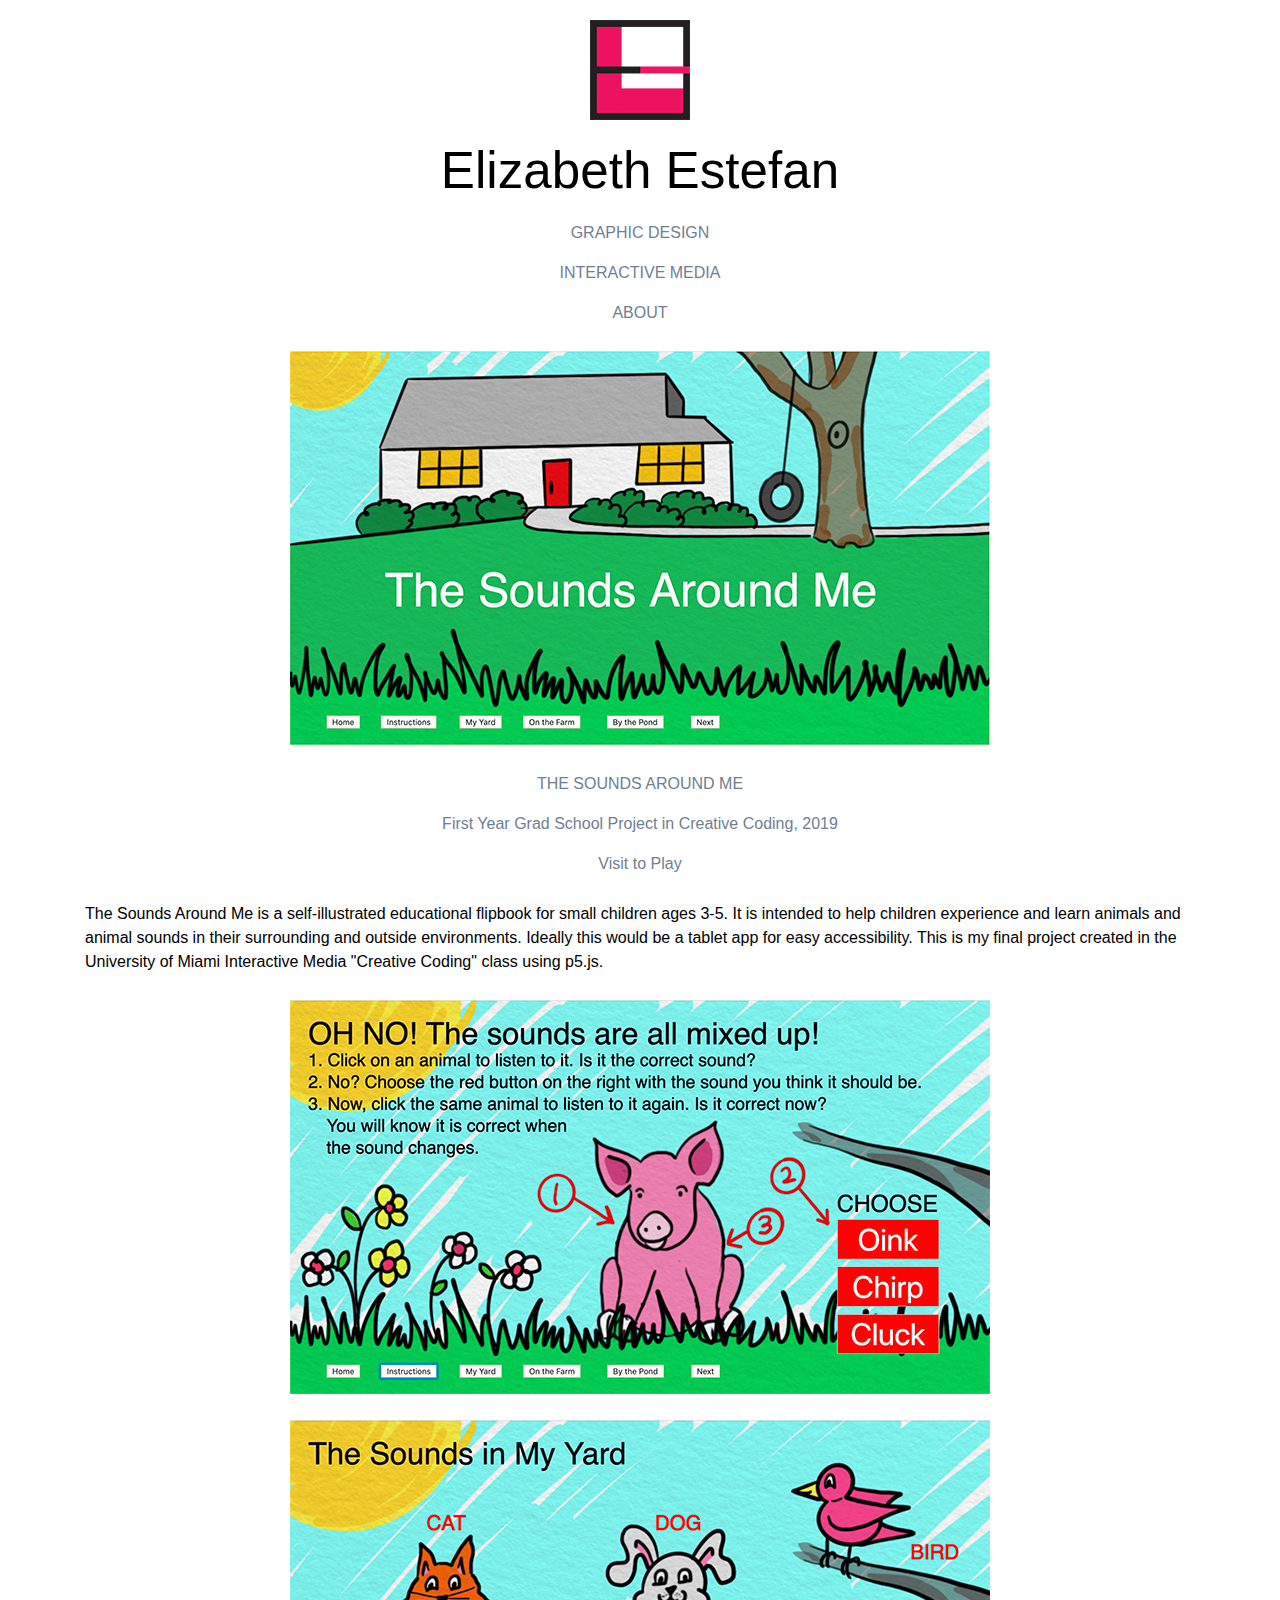
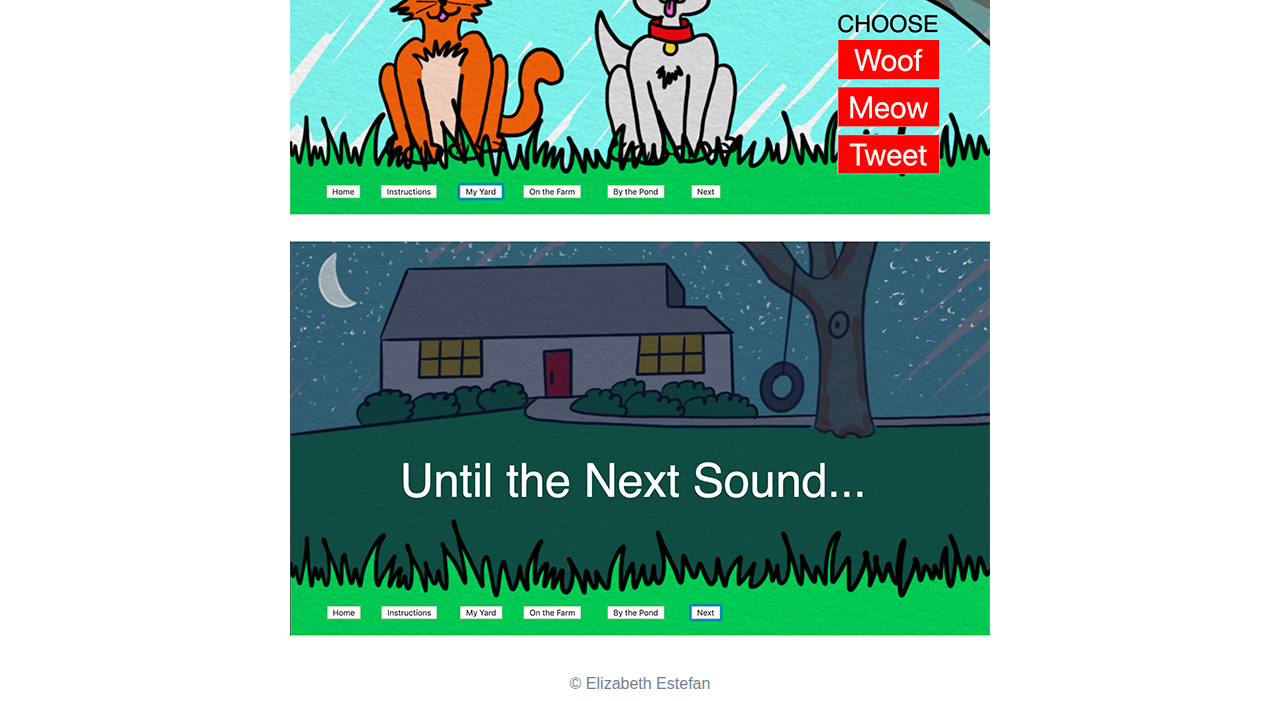
<file: sounds-around-me.html>
<!-- (c) Elizabeth Estefan. Content on this website such as text, illustrations, images may not be used without consent.  -->

<!-- https://eestefan.github.io/CIM-640/HW/Final/index.html -->
<!DOCTYPE html>
<html>
    <head>
            <link href="https://fonts.googleapis.com/css?family=Roboto+Slab&display=swap" rel="stylesheet">        <title>Elizabeth Estefan</title>
        <link rel="stylesheet" href="https://stackpath.bootstrapcdn.com/bootstrap/4.3.1/css/bootstrap.min.css" integrity="sha384-ggOyR0iXCbMQv3Xipma34MD+dH/1fQ784/j6cY/iJTQUOhcWr7x9JvoRxT2MZw1T" crossorigin="anonymous">

        <link rel="stylesheet" href="css/main.css">
    </head>
    <body>
        <header>
            <p style="margin-top: 20px;"> </p>
            <figure>
                    <a href="index.html">       
                <img src="images/ee-logo4_100x100px.jpg" alt="Elizabeth Estefan logo" >
                        </figure>
            <h1>Elizabeth Estefan</h1>
               
            </header>

            <section class="container">
                    <header class="row">
                        <nav class="col-12 text-center">
                            
                            <p><a href="graphicdesign.html">GRAPHIC DESIGN</a> </p>
                            <p><a href="interactivemedia.html">INTERACTIVE MEDIA</a> </p>
                            <p><a href="about.html">ABOUT</a></p>
                        </nav>
                    </header>
                    <div class="row">
                            <nav class="col-12 text-center">
                                
                                <figure>
                                        <a href="https://eestefan.github.io/CIM-640/HW/Final/index.html" target="blank">
                                    <img src="images/im-sounds-around-me-game-1.jpg" alt="Illustration of a house by Elizabeth Estefan" >
                                    <!-- <figcaption><italic>THE SOUNDS AROUND ME, First Year Grad School Project in Creative Coding, 2019</italic></figcaption> -->
                                    </figure>
                                </figure>      
                        </div>
                </div>

                    </div>

                     <div class="row">
                            <nav class="col-12 text-center">

                            <p>
                            <a href="https://eestefan.github.io/CIM-640/HW/Final/index.html" target="blank">THE SOUNDS AROUND ME</a>
                            </p>

                            <p>
                            <a href="https://eestefan.github.io/CIM-640/HW/Final/index.html" target="blank">First Year Grad School Project in Creative Coding, 2019</a>
                            </p>

                              <p>
                               <a href="https://eestefan.github.io/CIM-640/HW/Final/index.html" target="blank">Visit to Play</a>
                              </p>
                               
                     </div>
                     <div class="row">
                            <nav class="col-12 text-left">
                            
                            <p>
                             The Sounds Around Me is a self-illustrated educational flipbook for small children ages 3-5. It is intended to help children experience and learn animals and animal sounds in their surrounding and outside environments. Ideally this would be a tablet app for easy accessibility. This is my final project created in the University of Miami Interactive Media "Creative Coding" class using p5.js. 
                             </p>
                     </div>           

                     <div class="row">
                            <nav class="col-12 text-center">
                               
                                <figure>
                                    <img src="images/im-sounds-around-me-game-2.jpg" alt="image of artwork" >
                                    <!-- <figcaption><italic>MIAMI LAW EXPLAINER</italic></figcaption> -->
                                 </figure>
                                </figure>
                     </div>
                       
                     <div class="row">
                            <nav class="col-12 text-center">
                               
                                <figure>
                                    <img src="images/im-sounds-around-me-game-3.jpg" alt="image of artwork" >
                                    <!-- <figcaption><italic>MIAMI LAW EXPLAINER</italic></figcaption> -->
                                 </figure>
                                </figure>
                     </div>

                     <div class="row">
                            <nav class="col-12 text-center">
                               
                                <figure>
                                    <img src="images/im-sounds-around-me-game-4.jpg" alt="image of artwork" >
                                    <!-- <figcaption><italic>MIAMI LAW EXPLAINER</italic></figcaption> -->
                                 </figure>
                                </figure>
                     </div>

                </div>
                <footer >
                
                        &copy; Elizabeth Estefan
                    
                </footer>
                </section>

            <script src="https://code.jquery.com/jquery-3.3.1.slim.min.js" integrity="sha384-q8i/X+965DzO0rT7abK41JStQIAqVgRVzpbzo5smXKp4YfRvH+8abtTE1Pi6jizo" crossorigin="anonymous"></script>
            <script src="https://cdnjs.cloudflare.com/ajax/libs/popper.js/1.14.7/umd/popper.min.js" integrity="sha384-UO2eT0CpHqdSJQ6hJty5KVphtPhzWj9WO1clHTMGa3JDZwrnQq4sF86dIHNDz0W1" crossorigin="anonymous"></script>
            <script src="https://stackpath.bootstrapcdn.com/bootstrap/4.3.1/js/bootstrap.min.js" integrity="sha384-JjSmVgyd0p3pXB1rRibZUAYoIIy6OrQ6VrjIEaFf/nJGzIxFDsf4x0xIM+B07jRM" crossorigin="anonymous"></script>

            

    </body>













</html>
</file>
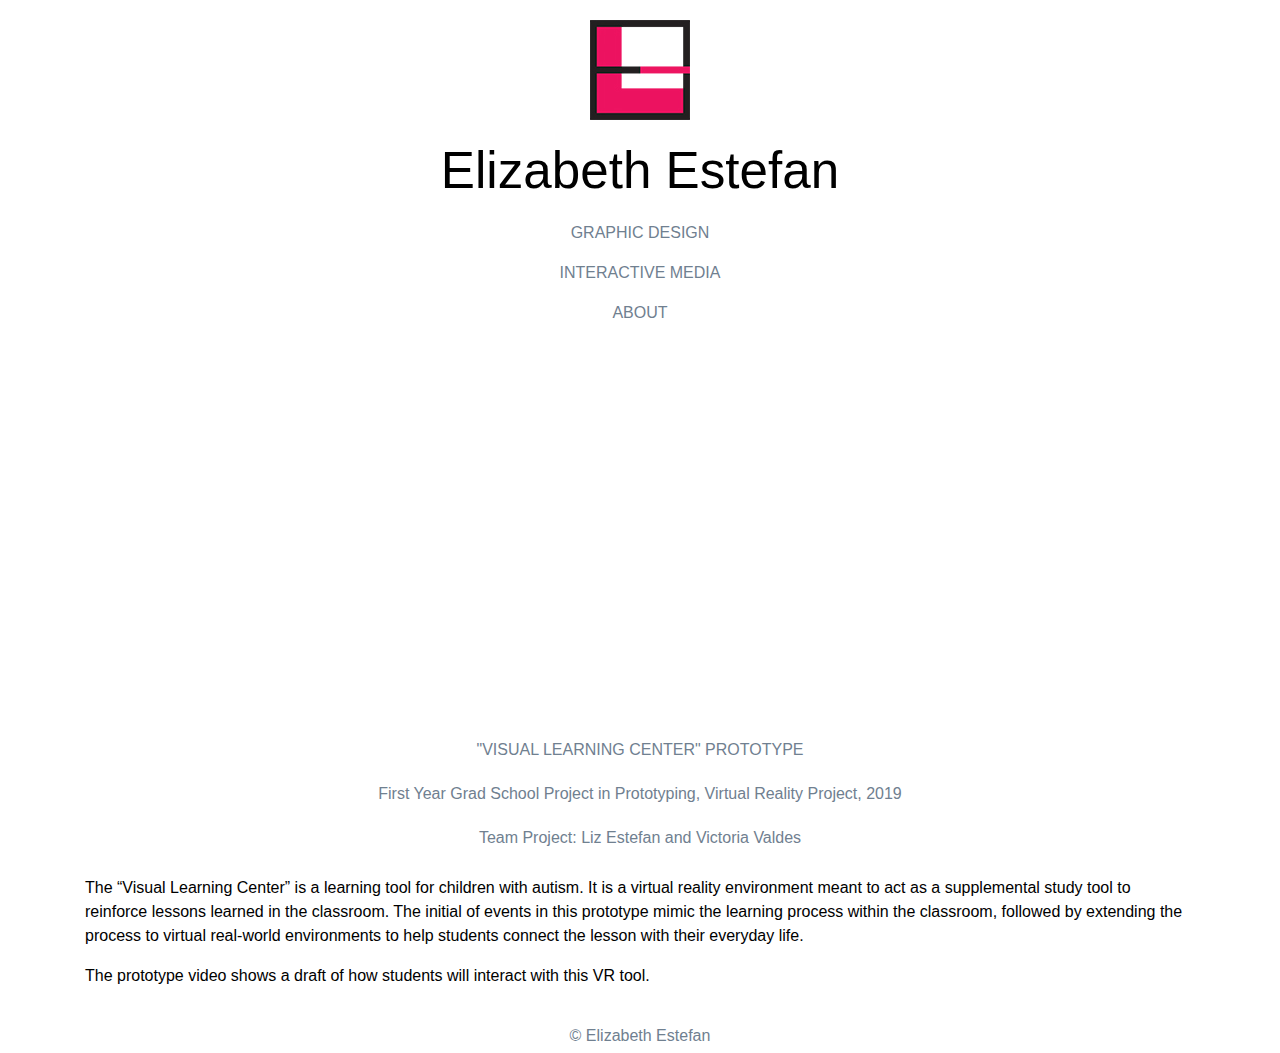
<file: visual-learning-center.html>
<!-- https://www.youtube.com/watch?v=IQvWAq_W5Og&list=PL5qQGzdjNpDhwo5n00tCV0eRZTeMQvIeb -->


<!-- (c) Elizabeth Estefan. Content on this website such as text, illustrations, images may not be used without consent.  -->

<!DOCTYPE html>
<html>
    <head>
            <link href="https://fonts.googleapis.com/css?family=Roboto+Slab&display=swap" rel="stylesheet">        <title>Elizabeth Estefan</title>
        <link rel="stylesheet" href="https://stackpath.bootstrapcdn.com/bootstrap/4.3.1/css/bootstrap.min.css" integrity="sha384-ggOyR0iXCbMQv3Xipma34MD+dH/1fQ784/j6cY/iJTQUOhcWr7x9JvoRxT2MZw1T" crossorigin="anonymous">

        <link rel="stylesheet" href="css/main.css">
    </head>
    <body>
        <header>
            <p style="margin-top: 20px;"> </p>
            <figure>
                    <a href="index.html">       
                <img src="images/ee-logo4_100x100px.jpg" alt="Elizabeth Estefan logo" >
                        </figure>
            <h1>Elizabeth Estefan</h1>
               
            </header>

            <section class="container">
                    <header class="row">
                        <nav class="col-12 text-center">
                            
                            <p><a href="graphicdesign.html">GRAPHIC DESIGN</a> </p>
                            <p><a href="interactivemedia.html">INTERACTIVE MEDIA</a> </p>
                            <p><a href="about.html">ABOUT</a></p>
                        </nav>
                    </header>
                    <div class="row">
                            <nav class="col-12 text-center">
                               
                                <figure>
                                    <!-- <img src="images/robot-road-ideation-slide_700px.jpg" alt="image from presentation. slide on ideation." > -->
                                    <iframe src="https://player.vimeo.com/video/381194912" width="640" height="360" frameborder="0" allow="autoplay; fullscreen" allowfullscreen></iframe>
                                    <p style="margin-bottom: 20px;"> </p>
                                    <figcaption>"VISUAL LEARNING CENTER" PROTOTYPE</figcaption>
                                    <p style="margin-bottom: 20px;"> </p>
                                    <figcaption>First Year Grad School Project in Prototyping, Virtual Reality Project, 2019</figcaption>
                                    <p style="margin-bottom: 20px;"> </p>
                                    <figcaption>Team Project: Liz Estefan and Victoria Valdes</figcaption>
                                
                            
                                 </div>
                               
                     </div>

                     <div class="row">
                            <nav class="col-12 text-left">
                               
                            <p>
                                The “Visual Learning Center” is a learning tool for children with autism. It is a virtual reality environment meant to act as a supplemental study tool to reinforce lessons learned in the classroom. The initial of events in this prototype mimic the learning process within the classroom, followed by extending the process to virtual real-world environments to help students connect the lesson with their everyday life.                            
                            </p> 
                            <p>
                                The prototype video shows a draft of how students will interact with this VR tool.
                                </p>       
                     </div>
                     

                    <!-- <div class="row">
                           <nav class="col-12 text-center">
                              
                               <figure>
                                   <img src="images/robot-road-rob-design_700px.jpg" alt="image of game robot" >
                                </figure>
                               </figure>
                    </div>
                      
                    <div class="row">
                           <nav class="col-12 text-center">
                              
                               <figure>
                                   <img src= "images/robot-road-cat-design_700px.jpg" alt="image of game cat" >
                                </figure>
                               </figure>
                    </div>

                    <div class="row">
                           <nav class="col-12 text-center">
                              
                               <figure>
                                   <img src="images/robot-road-road-design_700px.jpg" alt="image of game road" >
                                </figure>
                               </figure>
                    </div> -->


                       
                </div>
                <footer >
                
                        &copy; Elizabeth Estefan
                    
                </footer>
                </section>

            <script src="https://code.jquery.com/jquery-3.3.1.slim.min.js" integrity="sha384-q8i/X+965DzO0rT7abK41JStQIAqVgRVzpbzo5smXKp4YfRvH+8abtTE1Pi6jizo" crossorigin="anonymous"></script>
            <script src="https://cdnjs.cloudflare.com/ajax/libs/popper.js/1.14.7/umd/popper.min.js" integrity="sha384-UO2eT0CpHqdSJQ6hJty5KVphtPhzWj9WO1clHTMGa3JDZwrnQq4sF86dIHNDz0W1" crossorigin="anonymous"></script>
            <script src="https://stackpath.bootstrapcdn.com/bootstrap/4.3.1/js/bootstrap.min.js" integrity="sha384-JjSmVgyd0p3pXB1rRibZUAYoIIy6OrQ6VrjIEaFf/nJGzIxFDsf4x0xIM+B07jRM" crossorigin="anonymous"></script>

            

    </body>













</html>
</file>
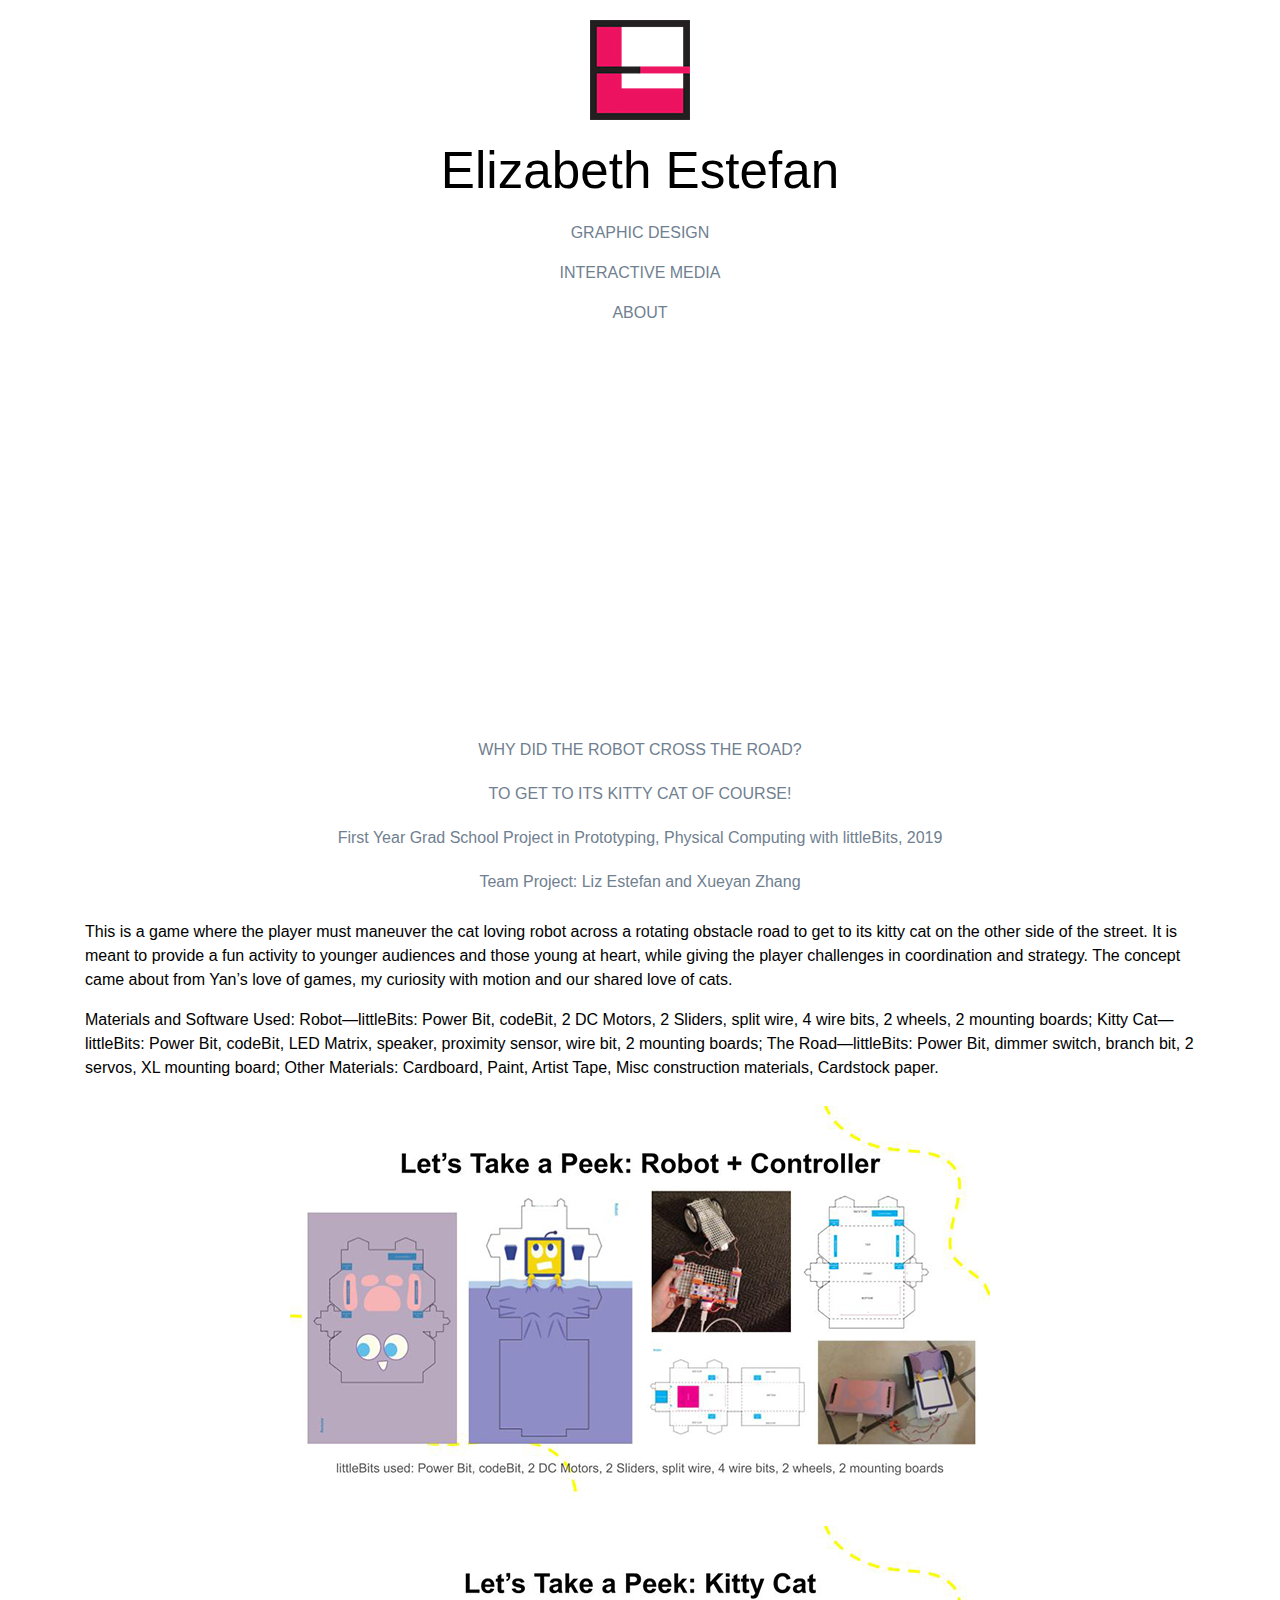
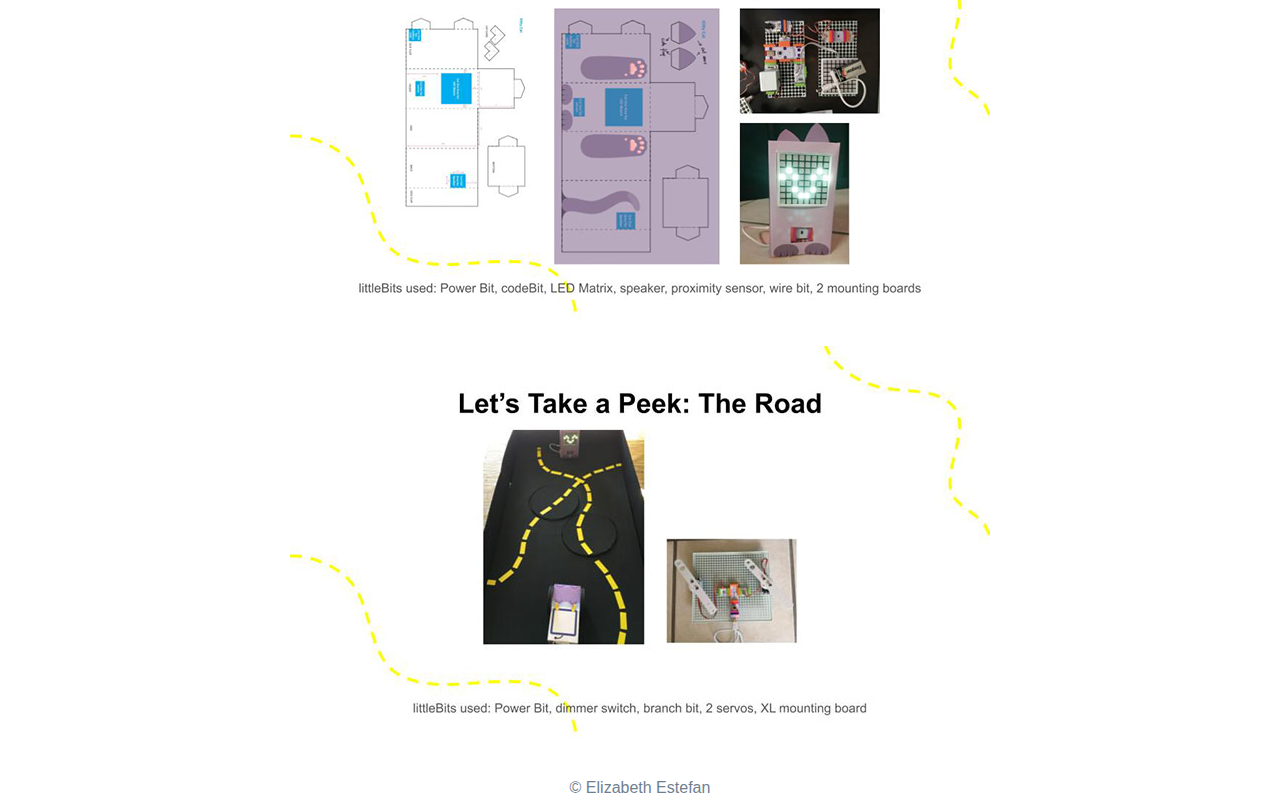
<file: why-robot-cross-road.html>
<!-- https://www.youtube.com/watch?v=IQvWAq_W5Og&list=PL5qQGzdjNpDhwo5n00tCV0eRZTeMQvIeb -->


<!-- (c) Elizabeth Estefan. Content on this website such as text, illustrations, images may not be used without consent.  -->

<!DOCTYPE html>
<html>
    <head>
            <link href="https://fonts.googleapis.com/css?family=Roboto+Slab&display=swap" rel="stylesheet">        <title>Elizabeth Estefan</title>
        <link rel="stylesheet" href="https://stackpath.bootstrapcdn.com/bootstrap/4.3.1/css/bootstrap.min.css" integrity="sha384-ggOyR0iXCbMQv3Xipma34MD+dH/1fQ784/j6cY/iJTQUOhcWr7x9JvoRxT2MZw1T" crossorigin="anonymous">

        <link rel="stylesheet" href="css/main.css">
    </head>
    <body>
        <header>
            <p style="margin-top: 20px;"> </p>
            <figure>
                    <a href="index.html">       
                <img src="images/ee-logo4_100x100px.jpg" alt="Elizabeth Estefan logo" >
                        </figure>
            <h1>Elizabeth Estefan</h1>
               
            </header>

            <section class="container">
                    <header class="row">
                        <nav class="col-12 text-center">
                            
                            <p><a href="graphicdesign.html">GRAPHIC DESIGN</a> </p>
                            <p><a href="interactivemedia.html">INTERACTIVE MEDIA</a> </p>
                            <p><a href="about.html">ABOUT</a></p>
                        </nav>
                    </header>
                    <div class="row">
                            <nav class="col-12 text-center">
                               
                                <figure>
                                    <!-- <img src="images/robot-road-ideation-slide_700px.jpg" alt="image from presentation. slide on ideation." > -->
                                    <iframe src="https://player.vimeo.com/video/378695765" width="640" height="360" frameborder="0" allow="autoplay; fullscreen" allowfullscreen></iframe>
                                    <p style="margin-bottom: 20px;"> </p>
                                    <figcaption>WHY DID THE ROBOT CROSS THE ROAD?</figcaption>
                                    <p style="margin-bottom: 20px;"> </p>
                                    <figcaption>TO GET TO ITS KITTY CAT OF COURSE!</figcaption>
                                    <p style="margin-bottom: 20px;"> </p>
                                    <figcaption>First Year Grad School Project in Prototyping, Physical Computing with littleBits, 2019</figcaption>
                                    <p style="margin-bottom: 20px;"> </p>
                                    <figcaption>Team Project: Liz Estefan and Xueyan Zhang</figcaption>
                                    <!-- <p style="margin-bottom: 20px;"> </p>
                                    <iframe src="https://player.vimeo.com/video/378695765" width="640" height="360" frameborder="0" allow="autoplay; fullscreen" allowfullscreen></iframe> -->
                            
                                 </div>
                               
                     </div>

                     <div class="row">
                            <nav class="col-12 text-left">
                               
                            <p>
                                This is a game where the player must maneuver the cat loving robot across a rotating obstacle road to get to its kitty cat on the other side of the street. It is meant to provide a fun activity to younger audiences and those young at heart, while giving the player challenges in coordination and strategy. The concept came about from Yan’s love of games, my curiosity with motion and our shared love of cats.
                            </p> 
                            <p>
                                Materials and Software Used: Robot—littleBits: Power Bit, codeBit, 2 DC Motors, 2 Sliders, split wire, 4 wire bits, 2 wheels, 2 mounting boards; Kitty Cat—littleBits: Power Bit, codeBit, LED Matrix, speaker, proximity sensor, wire bit, 2 mounting boards; The Road—littleBits: Power Bit, dimmer switch, branch bit, 2 servos, XL mounting board; Other Materials: Cardboard, Paint, Artist Tape, Misc construction materials, Cardstock paper.                            </p>       
                     </div>
                     

                    <div class="row">
                           <nav class="col-12 text-center">
                              
                               <figure>
                                   <img src="images/robot-road-rob-design_700px.jpg" alt="image of game robot" >
                                </figure>
                               </figure>
                    </div>
                      
                    <div class="row">
                           <nav class="col-12 text-center">
                              
                               <figure>
                                   <img src= "images/robot-road-cat-design_700px.jpg" alt="image of game cat" >
                                </figure>
                               </figure>
                    </div>

                    <div class="row">
                           <nav class="col-12 text-center">
                              
                               <figure>
                                   <img src="images/robot-road-road-design_700px.jpg" alt="image of game road" >
                                </figure>
                               </figure>
                    </div>


                       
                </div>
                <footer >
                
                        &copy; Elizabeth Estefan
                    
                </footer>
                </section>

            <script src="https://code.jquery.com/jquery-3.3.1.slim.min.js" integrity="sha384-q8i/X+965DzO0rT7abK41JStQIAqVgRVzpbzo5smXKp4YfRvH+8abtTE1Pi6jizo" crossorigin="anonymous"></script>
            <script src="https://cdnjs.cloudflare.com/ajax/libs/popper.js/1.14.7/umd/popper.min.js" integrity="sha384-UO2eT0CpHqdSJQ6hJty5KVphtPhzWj9WO1clHTMGa3JDZwrnQq4sF86dIHNDz0W1" crossorigin="anonymous"></script>
            <script src="https://stackpath.bootstrapcdn.com/bootstrap/4.3.1/js/bootstrap.min.js" integrity="sha384-JjSmVgyd0p3pXB1rRibZUAYoIIy6OrQ6VrjIEaFf/nJGzIxFDsf4x0xIM+B07jRM" crossorigin="anonymous"></script>

            

    </body>













</html>
</file>
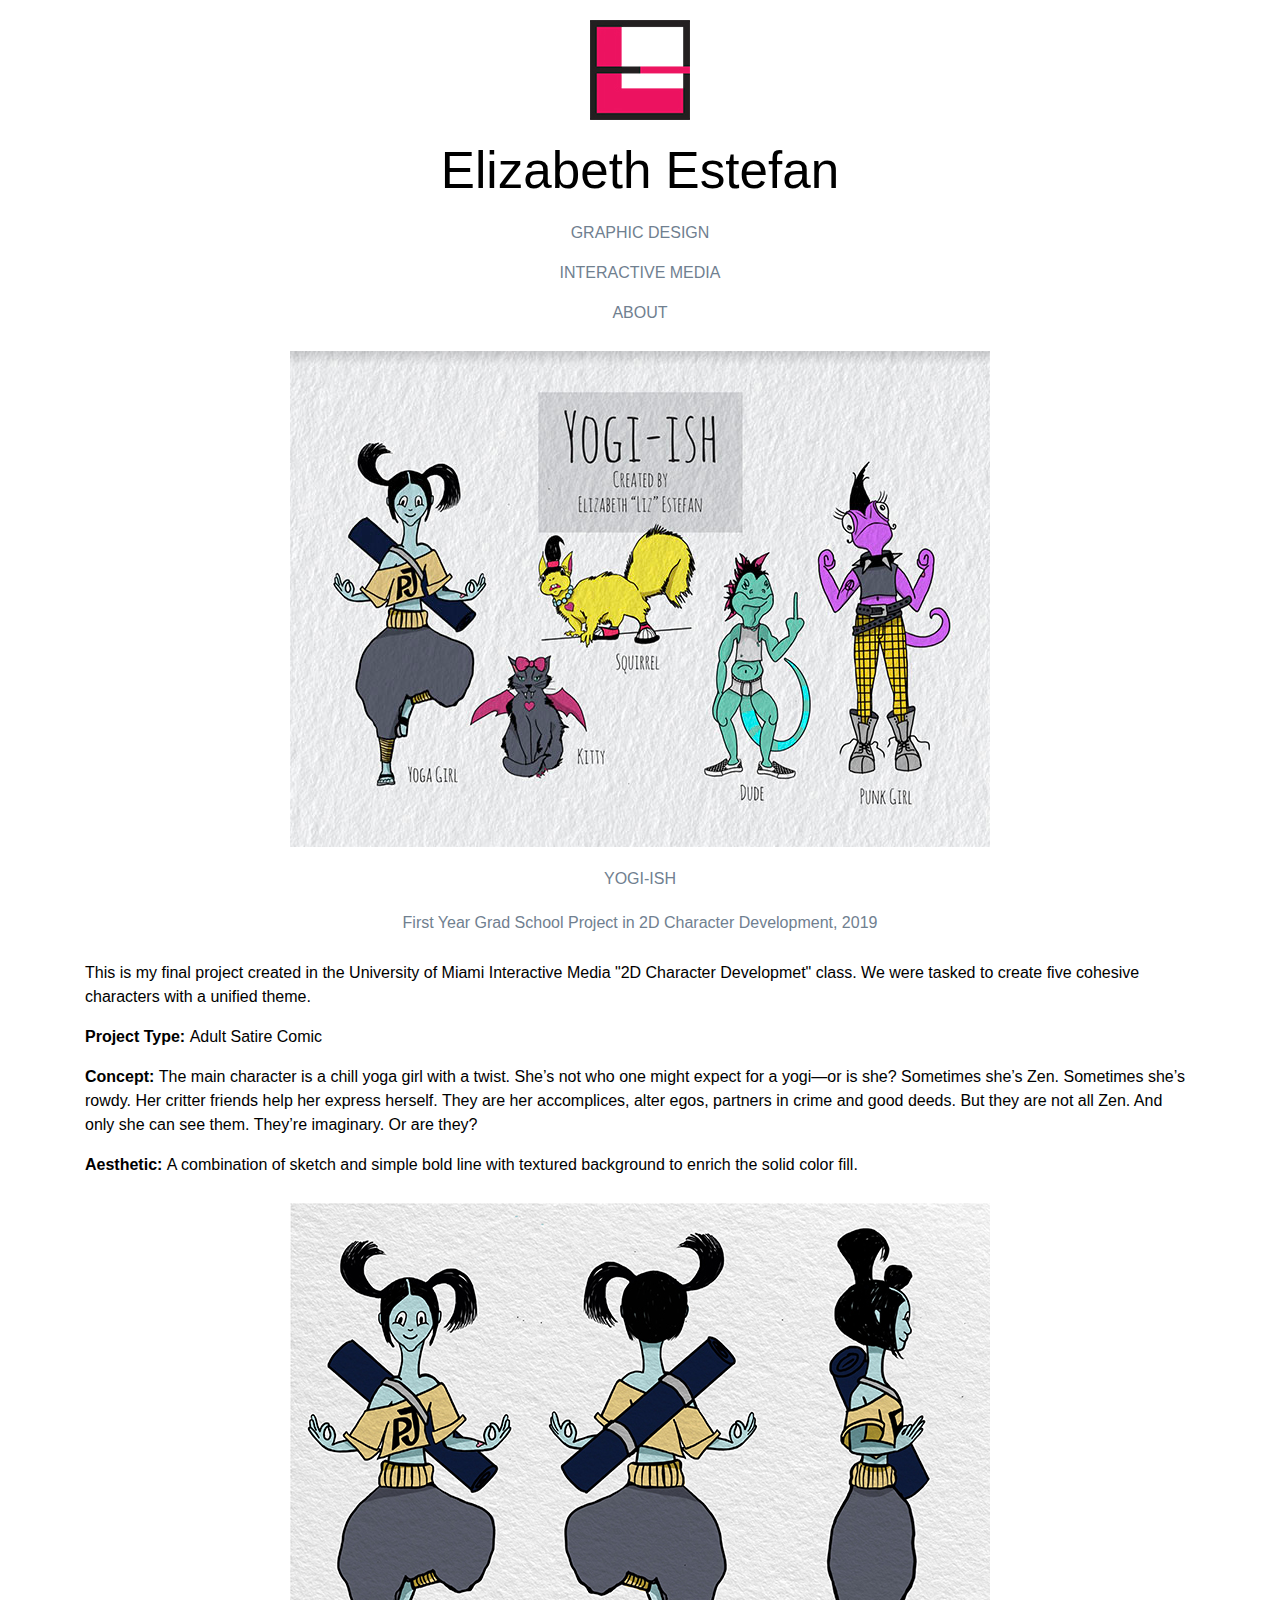
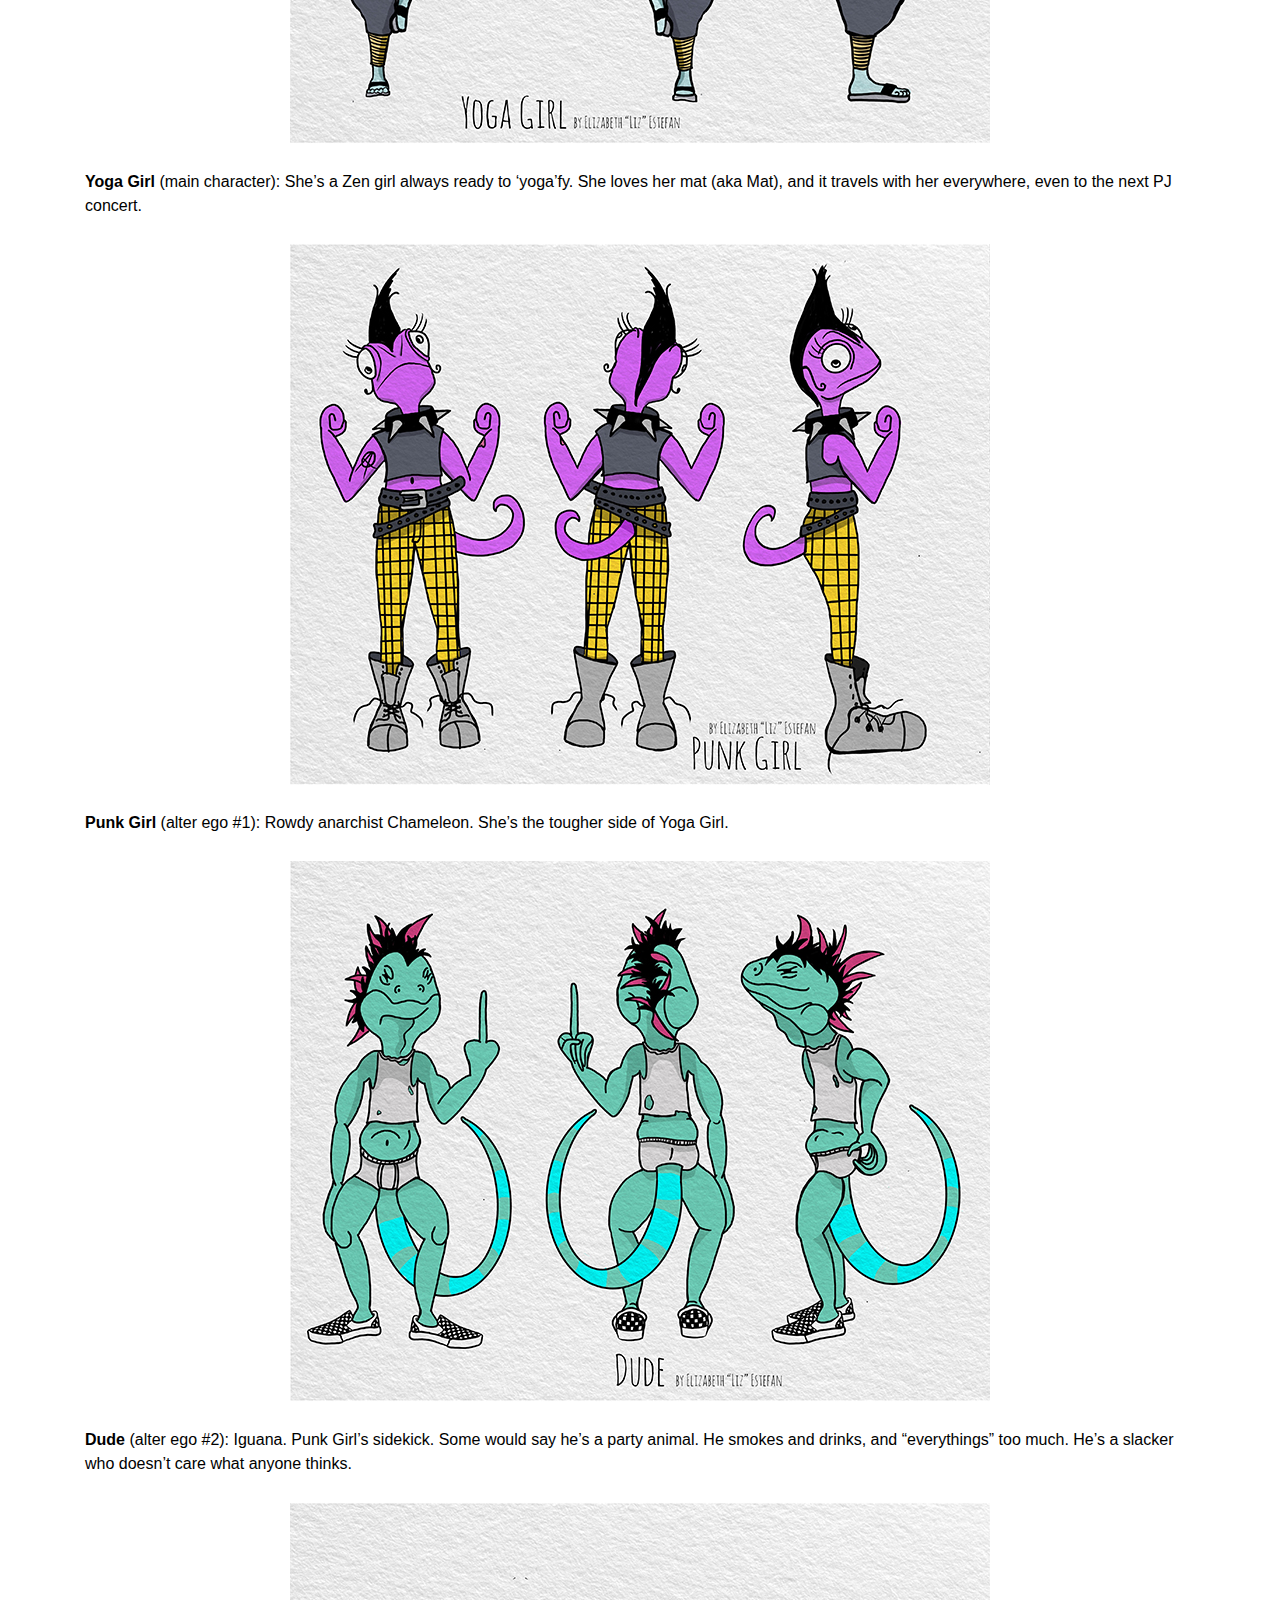
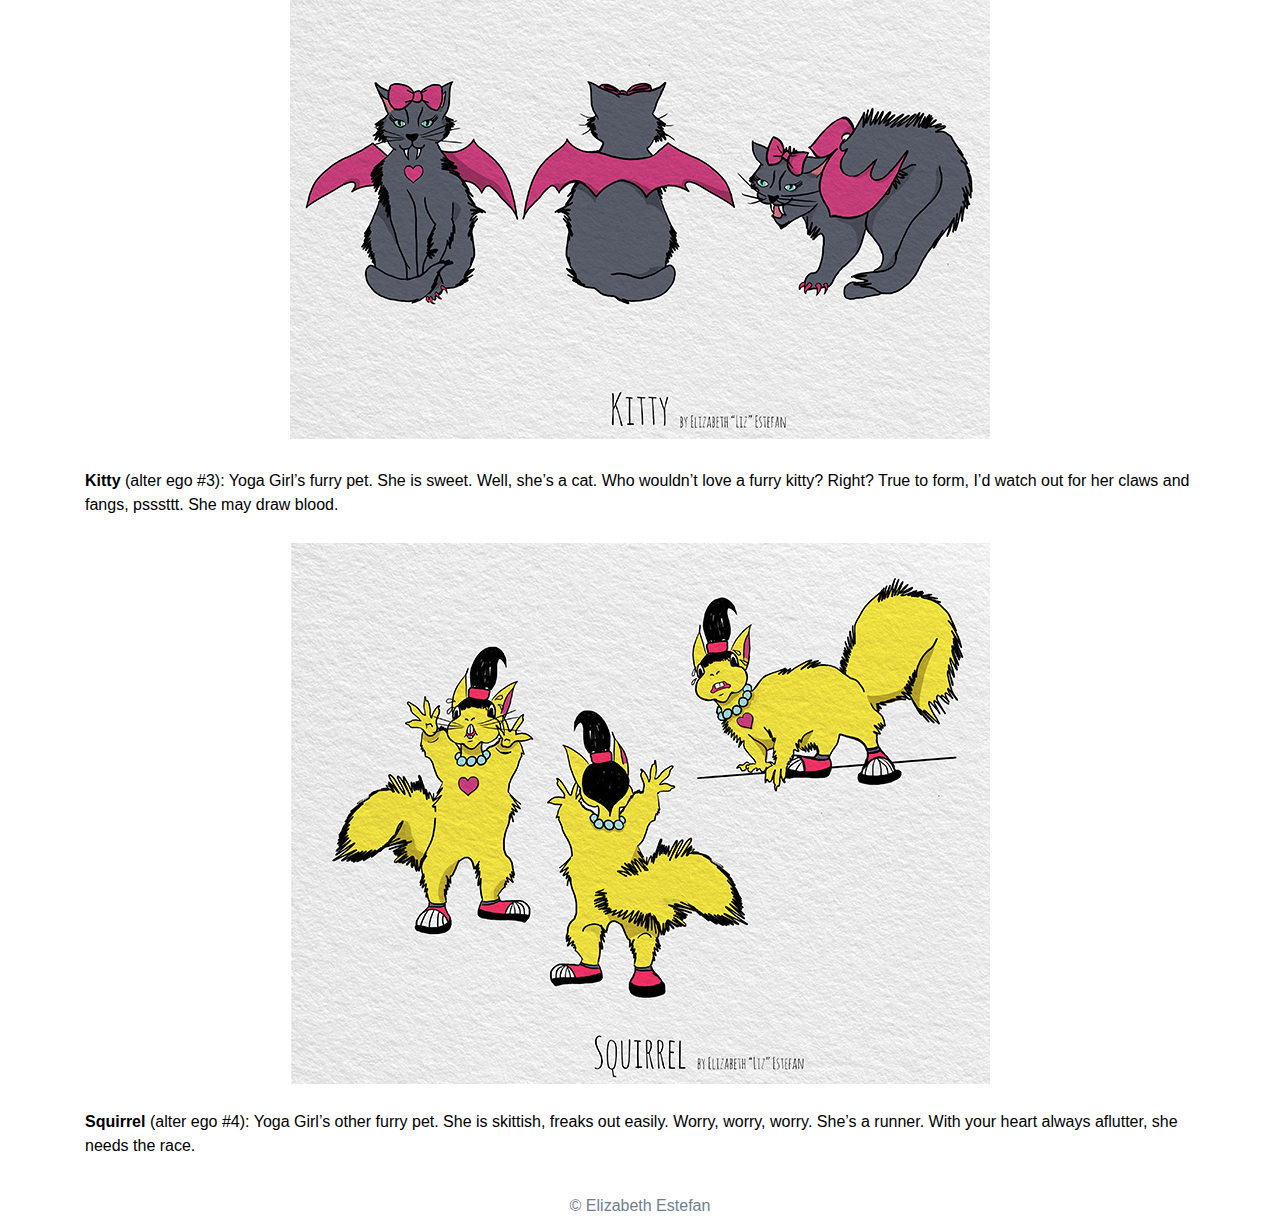
<file: yogi-ish.html>
<!-- (c) Elizabeth Estefan. Content on this website such as text, illustrations, images may not be used without consent.  -->

<!DOCTYPE html>
<html>
    <head>
            <link href="https://fonts.googleapis.com/css?family=Roboto+Slab&display=swap" rel="stylesheet">        <title>Elizabeth Estefan</title>
        <link rel="stylesheet" href="https://stackpath.bootstrapcdn.com/bootstrap/4.3.1/css/bootstrap.min.css" integrity="sha384-ggOyR0iXCbMQv3Xipma34MD+dH/1fQ784/j6cY/iJTQUOhcWr7x9JvoRxT2MZw1T" crossorigin="anonymous">

        <link rel="stylesheet" href="css/main.css">
    </head>
    <body>
        <header>
            <p style="margin-top: 20px;"> </p>
            <figure>
                    <a href="index.html">       
                <img src="images/ee-logo4_100x100px.jpg" alt="Elizabeth Estefan logo" >
                        </figure>
            <h1>Elizabeth Estefan</h1>
               
            </header>

            <section class="container">
                    <header class="row">
                        <nav class="col-12 text-center">
                            
                            <p><a href="graphicdesign.html">GRAPHIC DESIGN</a> </p>
                            <p><a href="interactivemedia.html">INTERACTIVE MEDIA</a> </p>
                            <p><a href="about.html">ABOUT</a></p>
                        </nav>
                    </header>
                    <div class="row">
                            <nav class="col-12 text-center">
                               
                                <figure>
                                    <img src="images/yogi-ish-characters.jpg" alt="image of artwork" >
                                    <p style="margin-bottom: 20px;"> </p>
                                    <figcaption>YOGI-ISH</figcaption>
                                    <p style="margin-bottom: 20px;"> </p>
                                    <figcaption>First Year Grad School Project in 2D Character Development, 2019</figcaption>

                                 </figure>
                                </figure>      
                     </div>

                     <div class="row">
                            <nav class="col-12 text-left">
                            
                            <p>
                            This is my final project created in the University of Miami Interactive Media "2D Character Developmet" class. We were tasked to create five cohesive characters with a unified theme. 
                            </p>

                            <p>
                            <strong>Project Type: </strong>Adult Satire Comic
                            </p>
                           
                            <p>
                            <strong>Concept: </strong>The main character is a chill yoga girl with a twist. She’s not who one might expect for a yogi—or is she? Sometimes she’s Zen. Sometimes she’s rowdy. Her critter friends help her express herself. They are her accomplices, alter egos, partners in crime and good deeds. But they are not all Zen. And only she can see them. They’re imaginary. Or are they? 
                            </p>
                            
                            <p>
                            <strong>Aesthetic: </strong>A combination of sketch and simple bold line with textured background to enrich the solid color fill.
                            </p>
                     </div>
                        
                     <div class="row">
                            <nav class="col-12 text-center">
                               
                                <figure>
                                    <img src="images/gd-yogi-ish-1-yoga-girl.jpg" alt="image of artwork" >
                                    <!-- <figcaption><italic>MIAMI LAW EXPLAINER</italic></figcaption> -->
                                 </figure>
                                </figure>
                     </div>

                     <div class="row">
                            <nav class="col-12 text-left">
                                    
                            <p><strong>Yoga Girl</strong> (main character): She’s a Zen girl always ready to ‘yoga’fy. She loves her mat (aka Mat), and it travels with her everywhere, even
                                    to the next PJ concert.</p>
                     </div>
                     <!-- <p style="margin-bottom: 20px;"> </p> -->
                     <div class="row">
                            <nav class="col-12 text-center">
                               
                                <figure>
                                    <img src="images/gd-yogi-ish-2-punk-girl.jpg" alt="image of artwork" >
                                    <!-- <figcaption><italic>MIAMI LAW EXPLAINER</italic></figcaption> -->
                                 </figure>
                                </figure>                             
                     </div>

                     <div class="row">
                            <nav class="col-12 text-left">
                                    
                            <p><strong>Punk Girl</strong> (alter ego #1): Rowdy anarchist Chameleon. She’s the tougher side of Yoga Girl.</p>
                     </div>

                     <div class="row">
                            <nav class="col-12 text-center">
                               
                                <figure>
                                    <img src="images/gd-yogi-ish-3-dude.jpg" alt="image of artwork" >
                                    <!-- <figcaption><italic>MIAMI LAW EXPLAINER</italic></figcaption> -->
                                 </figure>
                                </figure>      
                     </div>

                     <div class="row">
                            <nav class="col-12 text-left">
                                    
                            <p><strong>Dude</strong> (alter ego #2): Iguana. Punk Girl’s sidekick. Some would say he’s a party animal. He smokes and drinks, and “everythings” too
                                much. He’s a slacker who doesn’t care what anyone thinks.</p>
                     </div>

                     <div class="row">
                            <nav class="col-12 text-center">
                               
                                <figure>
                                    <img src="images/gd-yogi-ish-4-kitty.jpg" alt="image of artwork" >
                                    <!-- <figcaption><italic>MIAMI LAW EXPLAINER</italic></figcaption> -->
                                 </figure>
                                </figure>     
                     </div>

                     <div class="row">
                            <nav class="col-12 text-left">
                                    
                            <p><strong>Kitty</strong> (alter ego #3): Yoga Girl’s furry pet. She is sweet. Well, she’s a cat. Who wouldn’t love a furry kitty? Right? True to form, I’d
                                watch out for her claws and fangs, psssttt. She may draw blood.</p>
                     </div>

                     <div class="row">
                            <nav class="col-12 text-center">
                               
                                <figure>
                                    <img src="images/gd-yogi-ish-5-squirrel.jpg" alt="image of artwork" >
                                    <!-- <figcaption><italic>MIAMI LAW EXPLAINER</italic></figcaption> -->
                                 </figure>
                                </figure>           
                     </div>
                      
                     <div class="row">
                            <nav class="col-12 text-left">
                                    
                            <p><strong>Squirrel</strong> (alter ego #4): Yoga Girl’s other furry pet. She is skittish, freaks out easily. Worry, worry, worry. She’s a runner. With your heart
                                always aflutter, she needs the race.</p>
                     </div>

                </div>
                <footer >
                
                        &copy; Elizabeth Estefan
                    
                </footer>
                </section>

            <script src="https://code.jquery.com/jquery-3.3.1.slim.min.js" integrity="sha384-q8i/X+965DzO0rT7abK41JStQIAqVgRVzpbzo5smXKp4YfRvH+8abtTE1Pi6jizo" crossorigin="anonymous"></script>
            <script src="https://cdnjs.cloudflare.com/ajax/libs/popper.js/1.14.7/umd/popper.min.js" integrity="sha384-UO2eT0CpHqdSJQ6hJty5KVphtPhzWj9WO1clHTMGa3JDZwrnQq4sF86dIHNDz0W1" crossorigin="anonymous"></script>
            <script src="https://stackpath.bootstrapcdn.com/bootstrap/4.3.1/js/bootstrap.min.js" integrity="sha384-JjSmVgyd0p3pXB1rRibZUAYoIIy6OrQ6VrjIEaFf/nJGzIxFDsf4x0xIM+B07jRM" crossorigin="anonymous"></script>

            

    </body>













</html>
</file>
<file: css/main.css>
/* head {color: red; */
        /* } */
        
        a {
            color: slategray;
        }

        /* mouse over link */
        a:hover {
            color: hotpink;
        }

        a:link {
            text-decoration: none;
          }

        

        /* #Nav a{
            color: black;
            text-decoration:none;
       }
       
       #Nav a:hover {
           color: blue;
           text-decoration: underline;
       } */

        body {
            background: white;
        
        }

        .white {
            background: white;
        }

        

        .container{
            background: white;
        }

        .nav a{
            margin-top: 100px;
            font-family: 'Roboto', sans-serif;
        }
        
        .art {
            border: 1px solid white;
            
        }

 


        p.sansserif {
        font-family: 'Roboto', sans-serif;
        }
       
        h1 {
        margin: 20px 5px 20px 5px;
        text-align: center;
        font-size: 4vw;
        color: black
        }

        /* h6 {
        margin: 50px 5px 5px 5px;
        color: slategray;
        font-size: 0.875em;
        } */

        figure {
        color: slategray;
        text-align: center;

        }

        div {
          margin-top: 10px;
          margin-bottom: 10px;
          color: black
        }

        footer {
            margin: 20px 5px 5px 5px;
            color: slategray; 
            text-align: center;
            
        }

        img {
            max-width: 100%;
        }

        /* /* .people {background: yellow;
                width: 400px;
                height: 400px;
                border: 3ps dashed green;
                border-radius: 5%;
                padding: 20px;
                font-size: 22 px;
                color: red;
                margin: 30px 20px 20px 30px; 
                /* margin above has 4 values clockwise, top, right, bottom, left */
            /* alternative can do Margin-top, margin-right */
            /* }

        .people a {
            color: blue;
        }
        .people:hover {background: greenyellow;}
        a {color: red;
            text-decoration: none;}
            /* the above makes all the links red throughout the site */
            /* a:hover {
                text-decoration: underline;
            }

            HTML {
                height: 100%;
            }


body {

    background-image: linear-gradient(orange, yellow);
    background-size: 100%;
    background-repeat: no-repeat;
    
} */
</file>
